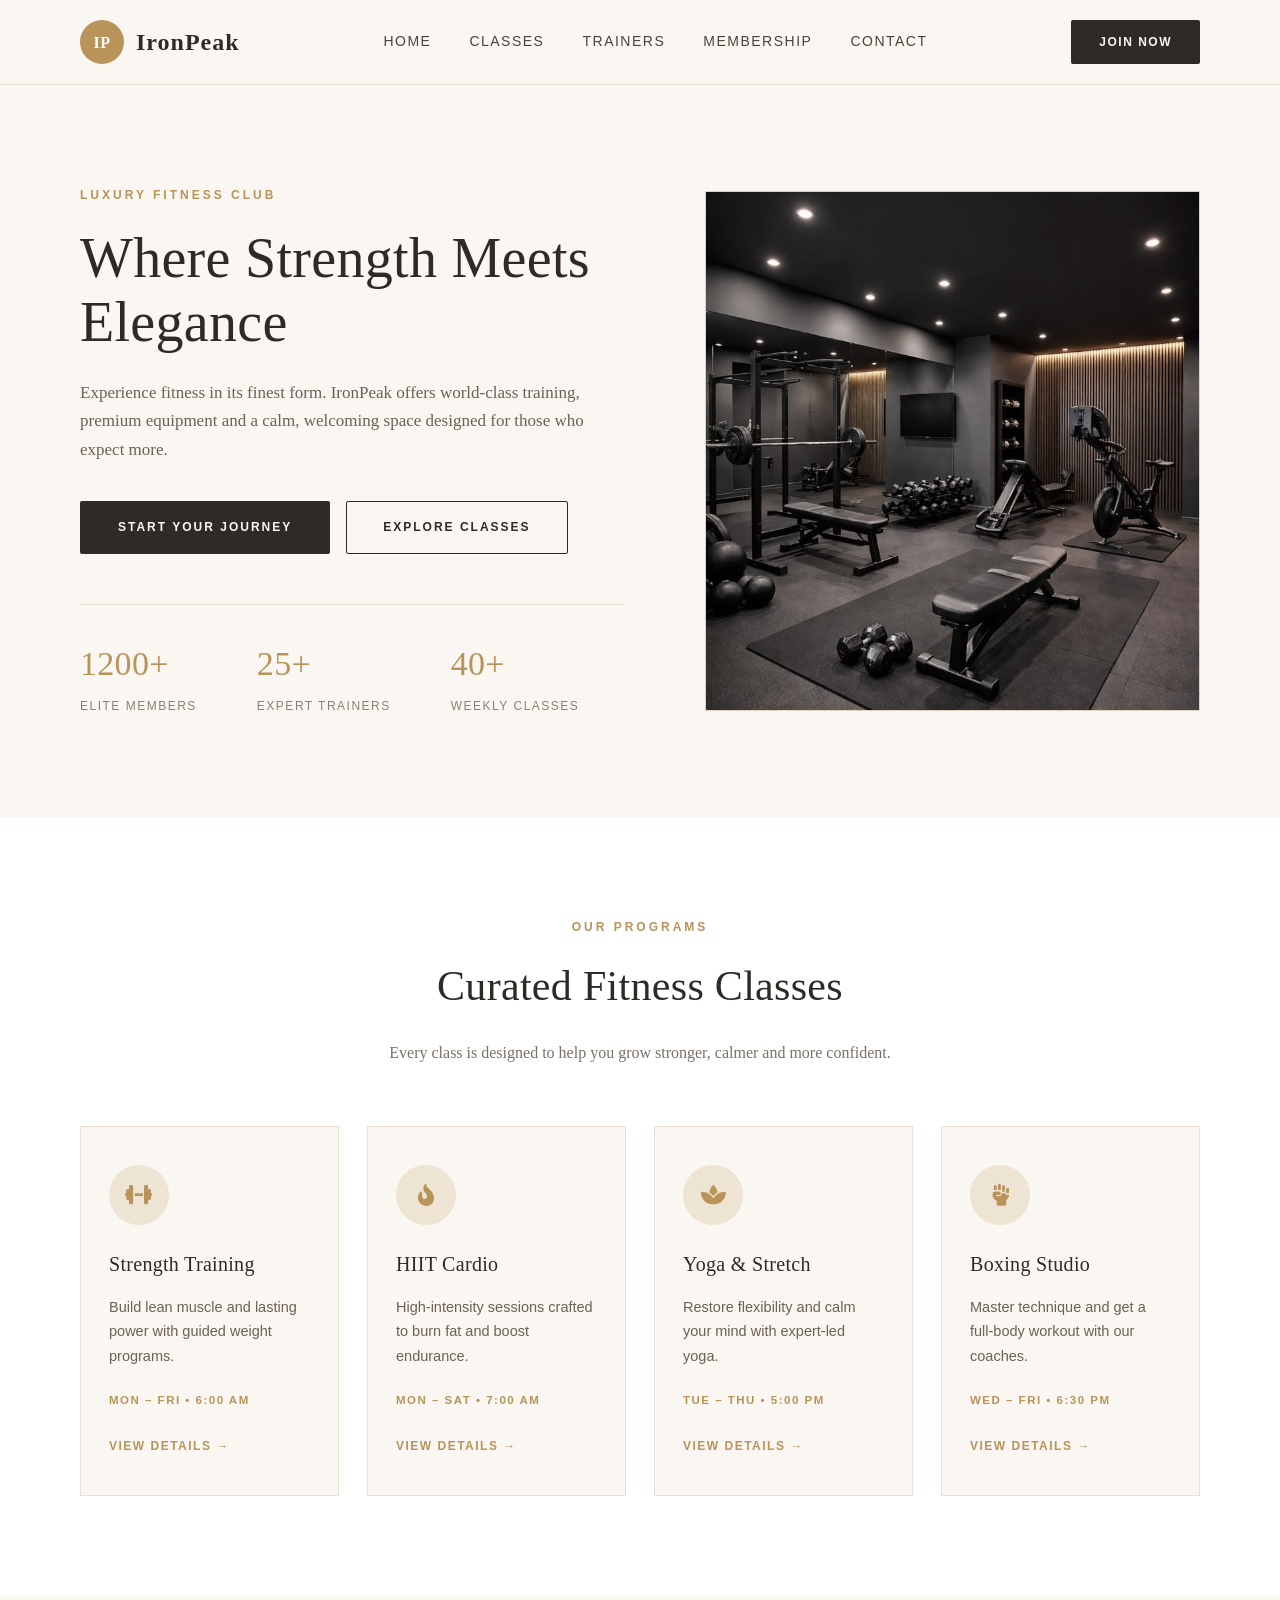
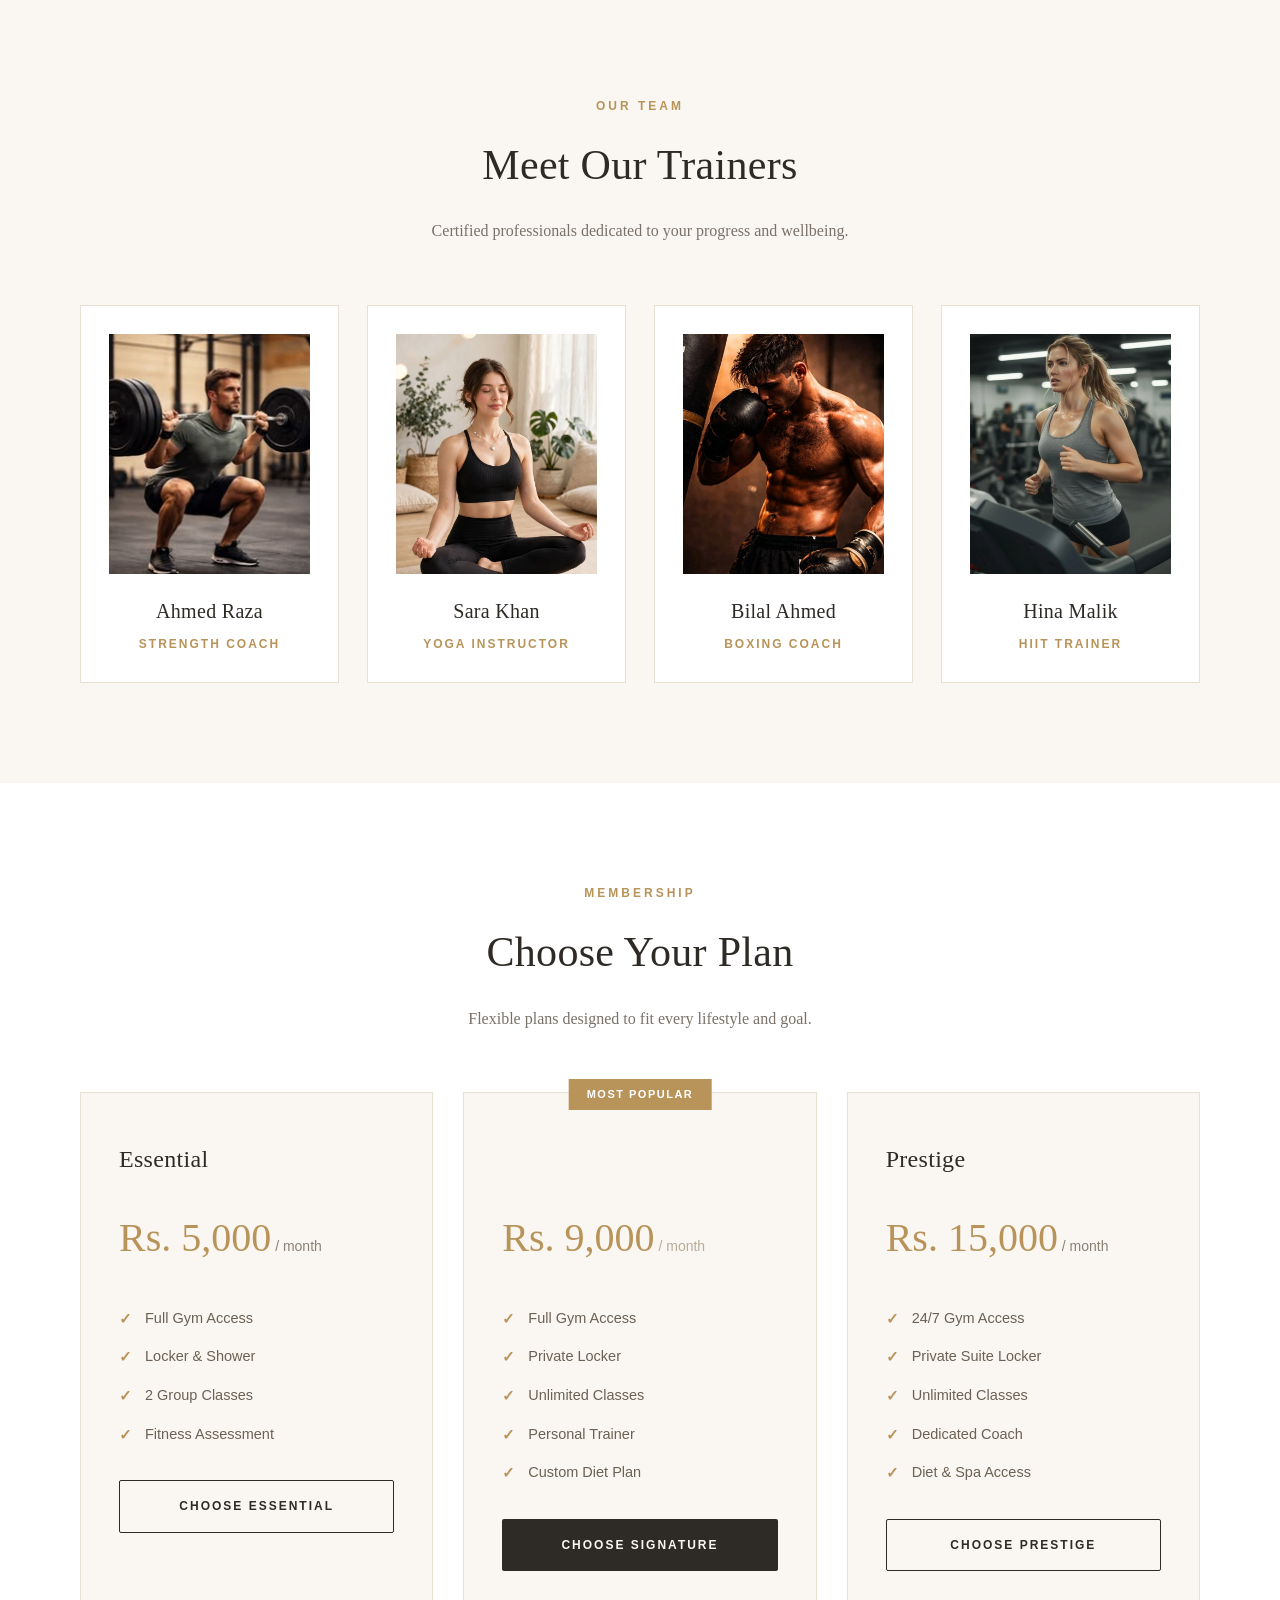
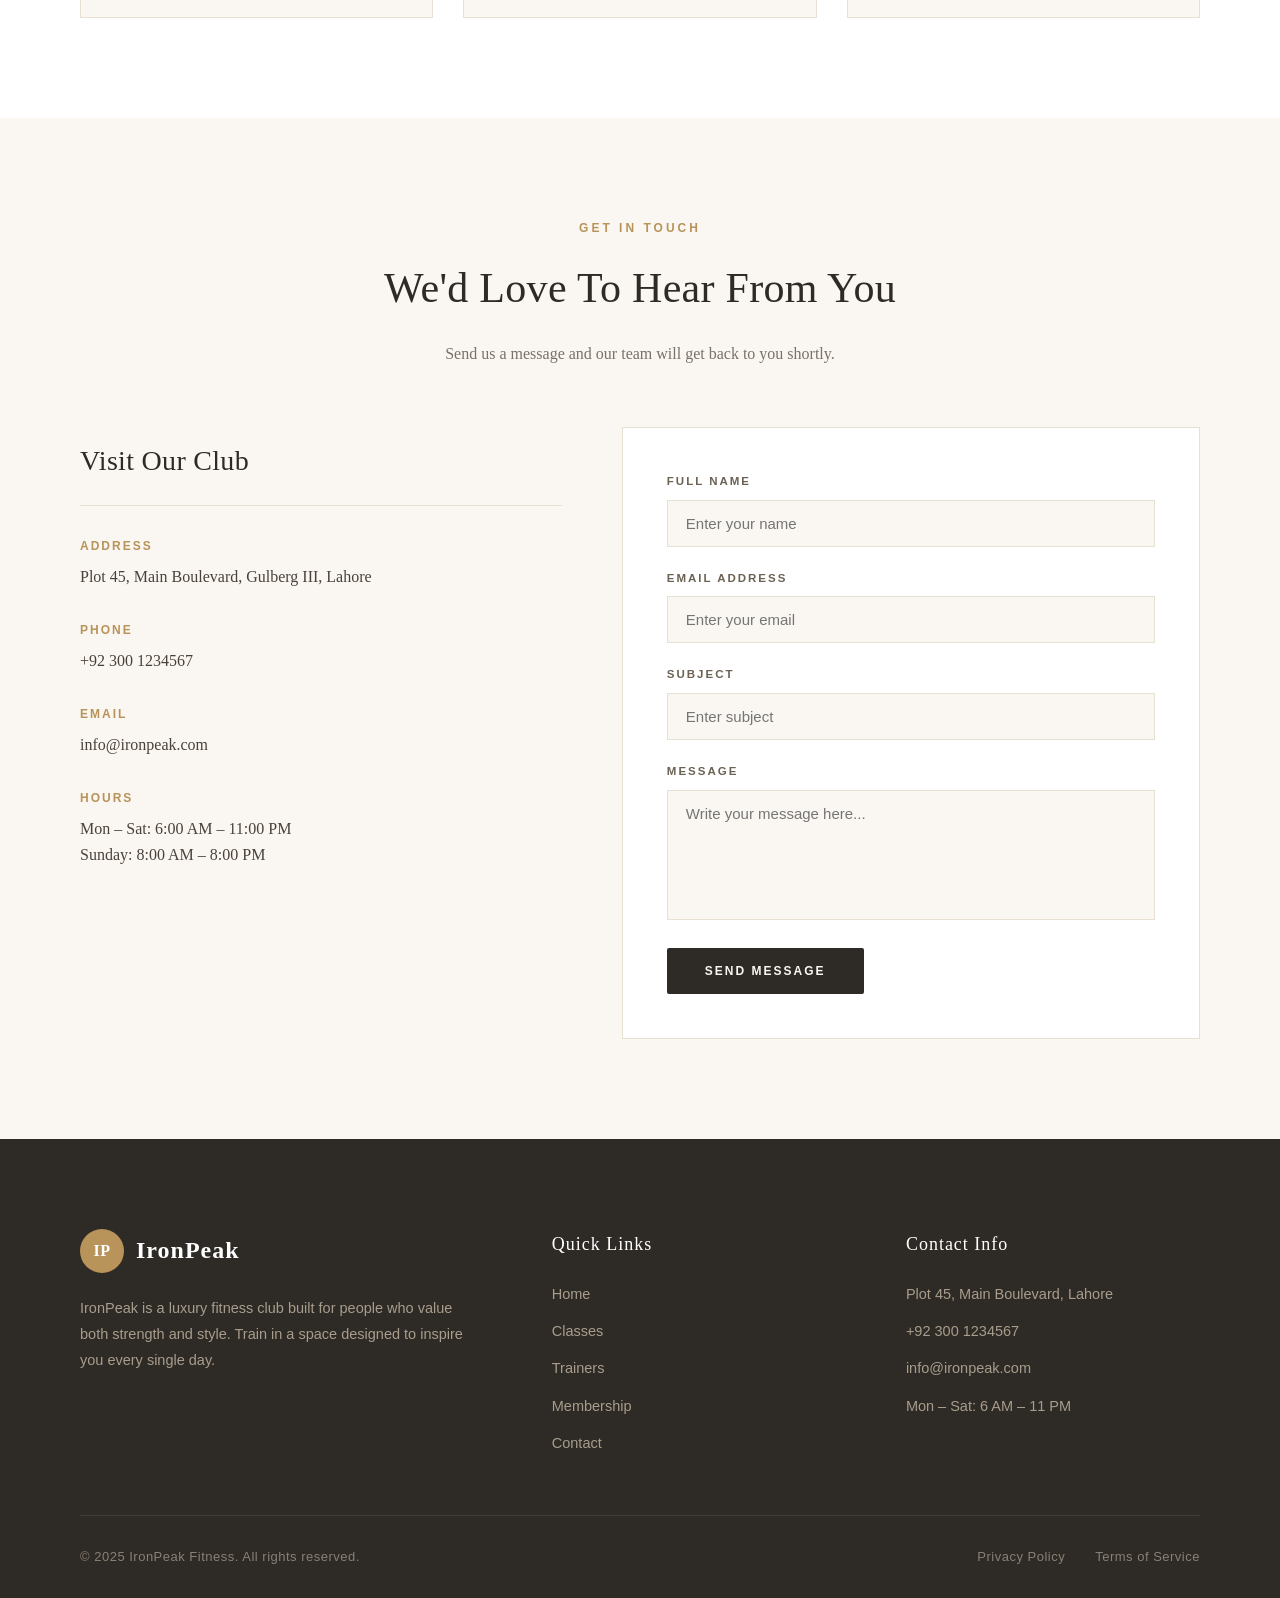
<file: index.html>
<!doctype html>
<html lang="en">
  <head>
    <meta charset="UTF-8" />
    <meta name="viewport" content="width=device-width, initial-scale=1.0" />
    <title>IronPeak — Luxury Fitness Club</title>
    <link
      rel="stylesheet"
      href="https://cdnjs.cloudflare.com/ajax/libs/font-awesome/6.5.1/css/all.min.css"
    />
    <link rel="stylesheet" href="style.css" />
  </head>
  <body>
    <!-- ===== HEADER ===== -->
    <header class="header">
      <div class="container header-inner">
        <a href="index.html" class="logo">
          <div class="logo-mark">IP</div>
          <div class="logo-text">IronPeak</div>
        </a>

        <nav class="nav">
          <a href="index.html">Home</a>
          <a href="#class">Classes</a>
          <a href="#trainers">Trainers</a>
          <a href="#membership">Membership</a>
          <a href="#contact">Contact</a>
        </nav>
        <a href="#membership" class="btn-header">Join Now</a>
      </div>
    </header>

    <!-- ===== HERO SECTION ===== -->
    <section class="hero" id="hero">
      <div class="container hero-inner">
        <div class="hero-text">
          <p class="hero-tag">LUXURY FITNESS CLUB</p>
          <h1>Where Strength Meets Elegance</h1>
          <p class="hero-desc">
            Experience fitness in its finest form. IronPeak offers world-class
            training, premium equipment and a calm, welcoming space designed for
            those who expect more.
          </p>

          <div class="hero-buttons">
            <a href="#membership" class="btn">Start Your Journey</a>
            <a href="#class" class="btn-outline">Explore Classes</a>
          </div>
          <div class="hero-stats">
            <div>
              <h3>1200+</h3>
              <p>Elite Members</p>
            </div>
            <div>
              <h3>25+</h3>
              <p>Expert Trainers</p>
            </div>
            <div>
              <h3>40+</h3>
              <p>Weekly Classes</p>
            </div>
          </div>
        </div>

        <div class="hero-image">
          <img src="img/gym.jpg" alt="Hero Image" />
        </div>
      </div>
    </section>

    <!-- ===== CLASSES SECTION ===== -->
    <section class="classes" id="class">
      <div class="container">
        <div class="section-head">
          <p class="section-tag">OUR PROGRAMS</p>
          <h2>Curated Fitness Classes</h2>
          <p class="section-sub">
            Every class is designed to help you grow stronger, calmer and more
            confident.
          </p>
        </div>

        <div class="class-grid">
          <div class="class-card">
            <div class="class-icon"><i class="fa-solid fa-dumbbell"></i></div>
            <h3>Strength Training</h3>
            <p>
              Build lean muscle and lasting power with guided weight programs.
            </p>
            <p class="class-time">Mon – Fri • 6:00 AM</p>
            <a href="strength-training.html" class="card-link"
              >View Details →</a
            >
          </div>

          <div class="class-card">
            <div class="class-icon">
              <i class="fa-solid fa-fire-flame-curved"></i>
            </div>
            <h3>HIIT Cardio</h3>
            <p>
              High-intensity sessions crafted to burn fat and boost endurance.
            </p>
            <p class="class-time">Mon – Sat • 7:00 AM</p>
            <a href="hiit-cardio.html" class="card-link">View Details →</a>
          </div>

          <div class="class-card">
            <div class="class-icon"><i class="fa-solid fa-spa"></i></div>
            <h3>Yoga &amp; Stretch</h3>
            <p>Restore flexibility and calm your mind with expert-led yoga.</p>
            <p class="class-time">Tue – Thu • 5:00 PM</p>
            <a href="yoga-stretch.html" class="card-link">View Details →</a>
          </div>

          <div class="class-card">
            <div class="class-icon"><i class="fa-solid fa-hand-fist"></i></div>
            <h3>Boxing Studio</h3>
            <p>
              Master technique and get a full-body workout with our coaches.
            </p>
            <p class="class-time">Wed – Fri • 6:30 PM</p>
            <a href="boxing-studio.html" class="card-link">View Details →</a>
          </div>
        </div>
      </div>
    </section>

    <!-- ===== TRAINERS SECTION ===== -->
    <section class="trainers" id="trainers">
      <div class="container">
        <div class="section-head">
          <p class="section-tag">OUR TEAM</p>
          <h2>Meet Our Trainers</h2>
          <p class="section-sub">
            Certified professionals dedicated to your progress and wellbeing.
          </p>
        </div>

        <div class="trainer-grid">
          <div class="trainer-card">
            <div class="trainer-photo">
              <img src="img/trainer1.jpg" alt="trainer" />
            </div>
            <h3>Ahmed Raza</h3>
            <p>Strength Coach</p>
          </div>

          <div class="trainer-card">
            <div class="trainer-photo">
              <img src="img/trainer2.jpg" alt="trainer" />
            </div>
            <h3>Sara Khan</h3>
            <p>Yoga Instructor</p>
          </div>

          <div class="trainer-card">
            <div class="trainer-photo">
              <img src="img/trainer3.jpg" alt="trainer" />
            </div>
            <h3>Bilal Ahmed</h3>
            <p>Boxing Coach</p>
          </div>

          <div class="trainer-card">
            <div class="trainer-photo">
              <img src="img/trainer4.jpg" alt="trainer" />
            </div>
            <h3>Hina Malik</h3>
            <p>HIIT Trainer</p>
          </div>
        </div>
      </div>
    </section>

    <!-- ===== MEMBERSHIP SECTION ===== -->
    <section class="membership" id="membership">
      <div class="container">
        <div class="section-head">
          <p class="section-tag">MEMBERSHIP</p>
          <h2>Choose Your Plan</h2>
          <p class="section-sub">
            Flexible plans designed to fit every lifestyle and goal.
          </p>
        </div>

        <div class="plan-grid">
          <div class="plan-card">
            <h3>Essential</h3>
            <p class="plan-price">Rs. 5,000<span> / month</span></p>
            <ul class="plan-list">
              <li>Full Gym Access</li>
              <li>Locker &amp; Shower</li>
              <li>2 Group Classes</li>
              <li>Fitness Assessment</li>
            </ul>
            <a href="essential-plan.html" class="btn-outline"
              >Choose Essential</a
            >
          </div>

          <div class="plan-card featured">
            <p class="plan-tag">MOST POPULAR</p>
            <h3>Signature</h3>
            <p class="plan-price">Rs. 9,000<span> / month</span></p>
            <ul class="plan-list">
              <li>Full Gym Access</li>
              <li>Private Locker</li>
              <li>Unlimited Classes</li>
              <li>Personal Trainer</li>
              <li>Custom Diet Plan</li>
            </ul>
            <a href="signature-plan.html" class="btn">Choose Signature</a>
          </div>

          <div class="plan-card">
            <h3>Prestige</h3>
            <p class="plan-price">Rs. 15,000<span> / month</span></p>
            <ul class="plan-list">
              <li>24/7 Gym Access</li>
              <li>Private Suite Locker</li>
              <li>Unlimited Classes</li>
              <li>Dedicated Coach</li>
              <li>Diet &amp; Spa Access</li>
            </ul>
            <a href="prestige-plan.html" class="btn-outline"
              >Choose Prestige</a>
            
          </div>
        </div>
      </div>
    </section>

    <!-- ===== CONTACT SECTION ===== -->
    <section class="contact" id="contact">
      <div class="container">
        <div class="section-head">
          <p class="section-tag">GET IN TOUCH</p>
          <h2>We'd Love To Hear From You</h2>
          <p class="section-sub">
            Send us a message and our team will get back to you shortly.
          </p>
        </div>

        <div class="contact-grid">
          <div class="contact-info">
            <h3>Visit Our Club</h3>

            <div class="info-item">
              <strong>Address</strong>
              <p>Plot 45, Main Boulevard, Gulberg III, Lahore</p>
            </div>

            <div class="info-item">
              <strong>Phone</strong>
              <p>+92 300 1234567</p>
            </div>

            <div class="info-item">
              <strong>Email</strong>
              <p>info@ironpeak.com</p>
            </div>

            <div class="info-item">
              <strong>Hours</strong>
              <p>Mon – Sat: 6:00 AM – 11:00 PM</p>
              <p>Sunday: 8:00 AM – 8:00 PM</p>
            </div>
          </div>

          <form class="contact-form">
            <div class="form-group">
              <label>Full Name</label>
              <input type="text" placeholder="Enter your name" required />
            </div>

            <div class="form-group">
              <label>Email Address</label>
              <input type="email" placeholder="Enter your email" required />
            </div>

            <div class="form-group">
              <label>Subject</label>
              <input type="text" placeholder="Enter subject" required />
            </div>

            <div class="form-group">
              <label>Message</label>
              <textarea
                placeholder="Write your message here..."
                required
              ></textarea>
            </div>

            <button type="submit" class="btn">Send Message</button>
          </form>
        </div>
      </div>
    </section>

    <!-- ===== FOOTER ===== -->
    <footer class="footer">
      <div class="container">
        <div class="footer-grid">
          <!-- Column 1 -->
          <div class="footer-col">
            <a href="#" class="logo footer-logo">
              <div class="logo-mark">IP</div>
              <div class="logo-text">IronPeak</div>
            </a>
            <p class="footer-about">
              IronPeak is a luxury fitness club built for people who value both
              strength and style. Train in a space designed to inspire you every
              single day.
            </p>
          </div>

          <!-- Column 2 -->
          <div class="footer-col">
            <h4>Quick Links</h4>
            <ul class="footer-list">
              <li><a href="#hero">Home</a></li>
              <li><a href="#class">Classes</a></li>
              <li><a href="#trainers">Trainers</a></li>
              <li><a href="#membership">Membership</a></li>
              <li><a href="#contact">Contact</a></li>
            </ul>
          </div>

          <!-- Column 3 -->
          <div class="footer-col">
            <h4>Contact Info</h4>
            <ul class="footer-list">
              <li>Plot 45, Main Boulevard, Lahore</li>
              <li>+92 300 1234567</li>
              <li>info@ironpeak.com</li>
              <li>Mon – Sat: 6 AM – 11 PM</li>
            </ul>
          </div>
        </div>

        <div class="footer-bottom">
          <p>© 2025 IronPeak Fitness. All rights reserved.</p>
          <div class="footer-bottom-links">
            <a href="#">Privacy Policy</a>
            <a href="#">Terms of Service</a>
          </div>
        </div>
      </div>
    </footer>
  </body>
</html>
</file>
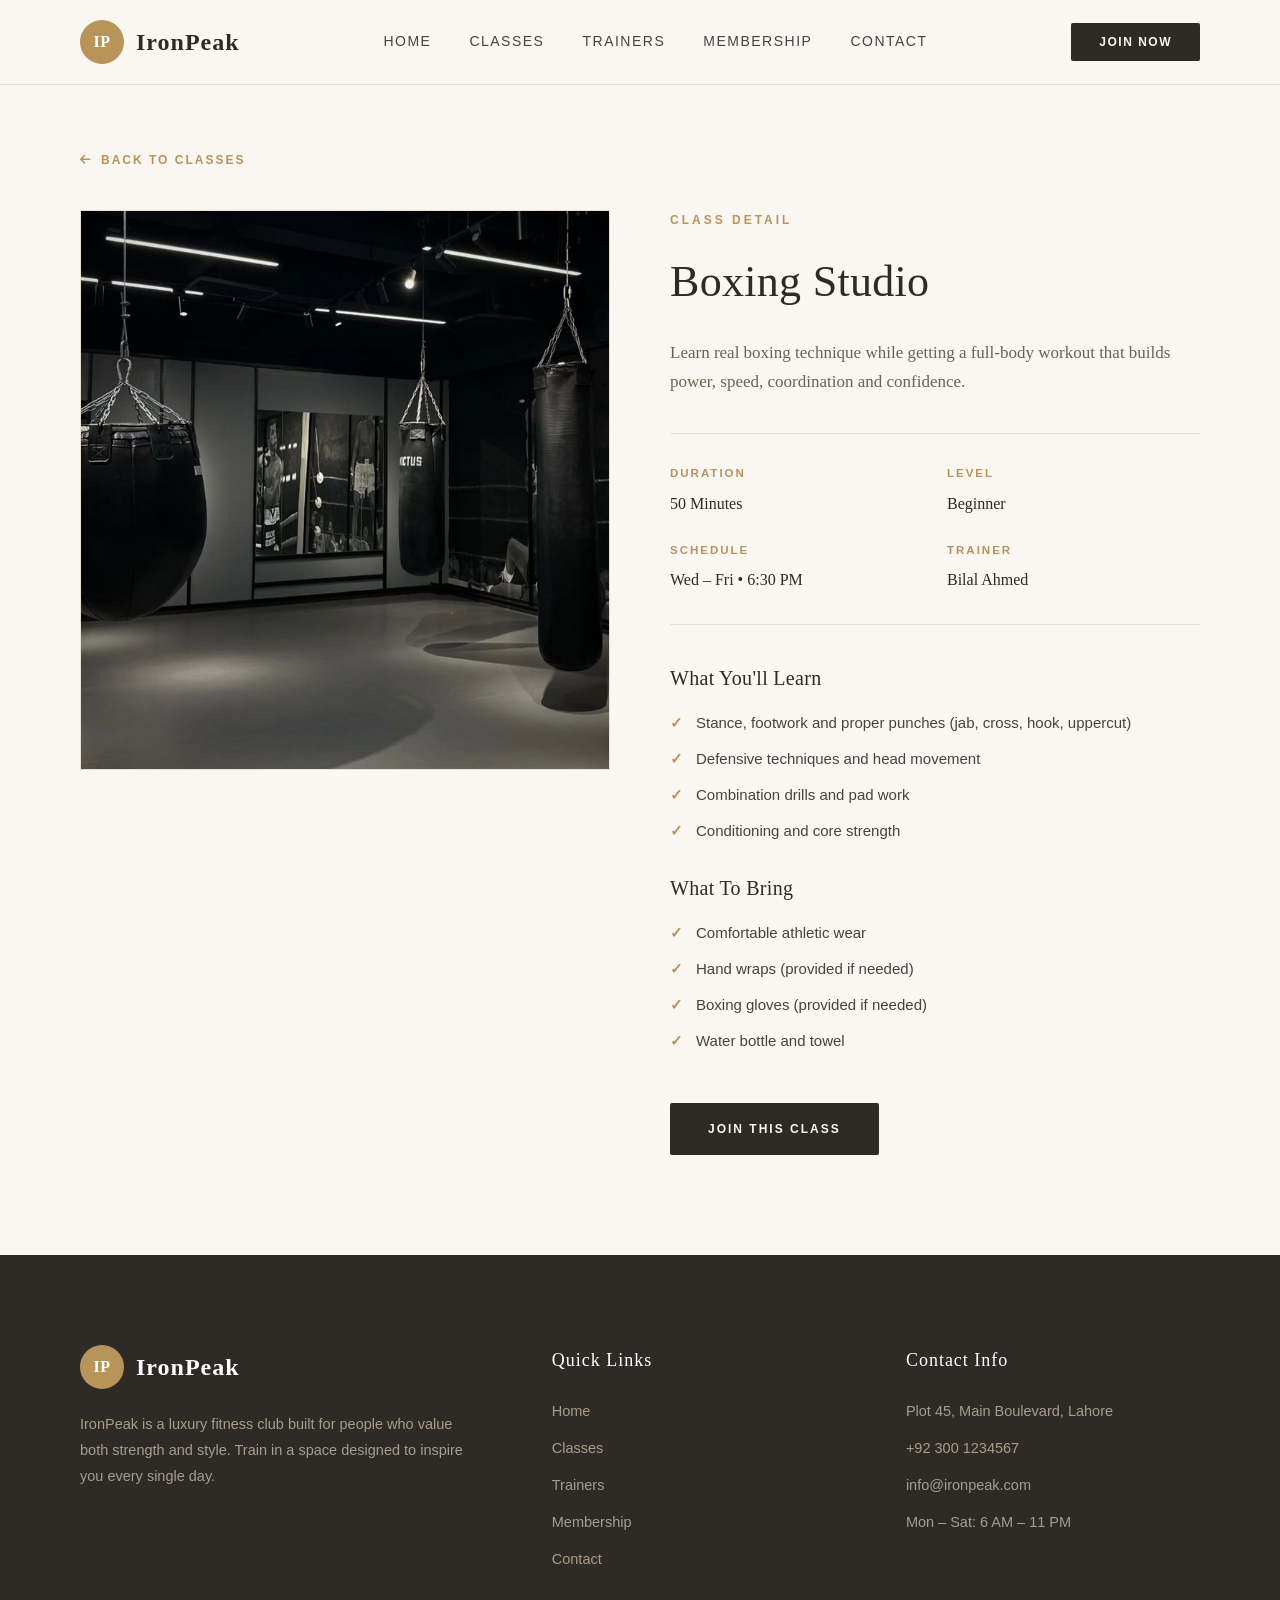
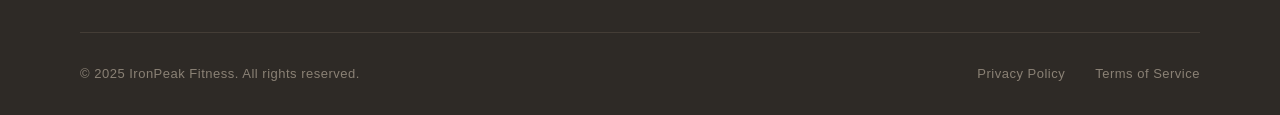
<file: boxing-studio.html>
<!DOCTYPE html>
<html lang="en">
<head>
    <meta charset="UTF-8">
    <meta name="viewport" content="width=device-width, initial-scale=1.0">
    <title>Strength Training — IronPeak Fitness</title>
    <link rel="stylesheet" href="https://cdnjs.cloudflare.com/ajax/libs/font-awesome/6.5.1/css/all.min.css">
    <link rel="stylesheet" href="style.css">
</head>
<body>

    <!-- ===== HEADER ===== -->
    <header class="header">
        <div class="container header-inner">
            <a href="index.html" class="logo">
                <div class="logo-mark">IP</div>
                <div class="logo-text">IronPeak</div>
            </a>
            <nav class="nav">
                <a href="index.html">Home</a>
                <a href="index.html#class">Classes</a>
                <a href="index.html#trainers">Trainers</a>
                <a href="index.html#membership">Membership</a>
                <a href="index.html#contact">Contact</a>
            </nav>
            <button class="btn-header">Join Now</button>
        </div>
    </header>
<section class="class-detail-page">
    <div class="container">

        <a href="index.html#class" class="back-link">
            <i class="fa-solid fa-arrow-left"></i> Back to Classes
        </a>

        <div class="class-detail-grid">

            <div class="class-detail-image">
                <img src="img/boxing.jpg" alt="Boxing Studio">
            </div>

            <div class="class-detail-info">
                <p class="section-tag">CLASS DETAIL</p>
                <h1>Boxing Studio</h1>
                <p class="class-detail-lead">
                    Learn real boxing technique while getting a full-body workout that
                    builds power, speed, coordination and confidence.
                </p>

                <div class="class-meta">
                    <div>
                        <strong>Duration</strong>
                        <p>50 Minutes</p>
                    </div>
                    <div>
                        <strong>Level</strong>
                        <p>Beginner</p>
                    </div>
                    <div>
                        <strong>Schedule</strong>
                        <p>Wed – Fri • 6:30 PM</p>
                    </div>
                    <div>
                        <strong>Trainer</strong>
                        <p>Bilal Ahmed</p>
                    </div>
                </div>

                <h3>What You'll Learn</h3>
                <ul class="class-points">
                    <li>Stance, footwork and proper punches (jab, cross, hook, uppercut)</li>
                    <li>Defensive techniques and head movement</li>
                    <li>Combination drills and pad work</li>
                    <li>Conditioning and core strength</li>
                </ul>

                <h3>What To Bring</h3>
                <ul class="class-points">
                    <li>Comfortable athletic wear</li>
                    <li>Hand wraps (provided if needed)</li>
                    <li>Boxing gloves (provided if needed)</li>
                    <li>Water bottle and towel</li>
                </ul>

                <a href="index.html#membership" class="btn">Join This Class</a>
            </div>

        </div>
    </div>
</section>
    <!-- ===== FOOTER ===== -->
    <footer class="footer">
        <div class="container">
            <div class="footer-grid">
                <div class="footer-col">
                    <a href="index.html" class="logo footer-logo">
                        <div class="logo-mark">IP</div>
                        <div class="logo-text">IronPeak</div>
                    </a>
                    <p class="footer-about">
                        IronPeak is a luxury fitness club built for people who value both strength and style.
                        Train in a space designed to inspire you every single day.
                    </p>
                </div>
                <div class="footer-col">
                    <h4>Quick Links</h4>
                    <ul class="footer-list">
                        <li><a href="index.html">Home</a></li>
                        <li><a href="index.html#class">Classes</a></li>
                        <li><a href="index.html#trainers">Trainers</a></li>
                        <li><a href="index.html#membership">Membership</a></li>
                        <li><a href="index.html#contact">Contact</a></li>
                    </ul>
                </div>
                <div class="footer-col">
                    <h4>Contact Info</h4>
                    <ul class="footer-list">
                        <li>Plot 45, Main Boulevard, Lahore</li>
                        <li>+92 300 1234567</li>
                        <li>info@ironpeak.com</li>
                        <li>Mon – Sat: 6 AM – 11 PM</li>
                    </ul>
                </div>
            </div>
            <div class="footer-bottom">
                <p>© 2025 IronPeak Fitness. All rights reserved.</p>
                <div class="footer-bottom-links">
                    <a href="#">Privacy Policy</a>
                    <a href="#">Terms of Service</a>
                </div>
            </div>
        </div>
    </footer>

</body>
</html>
</file>
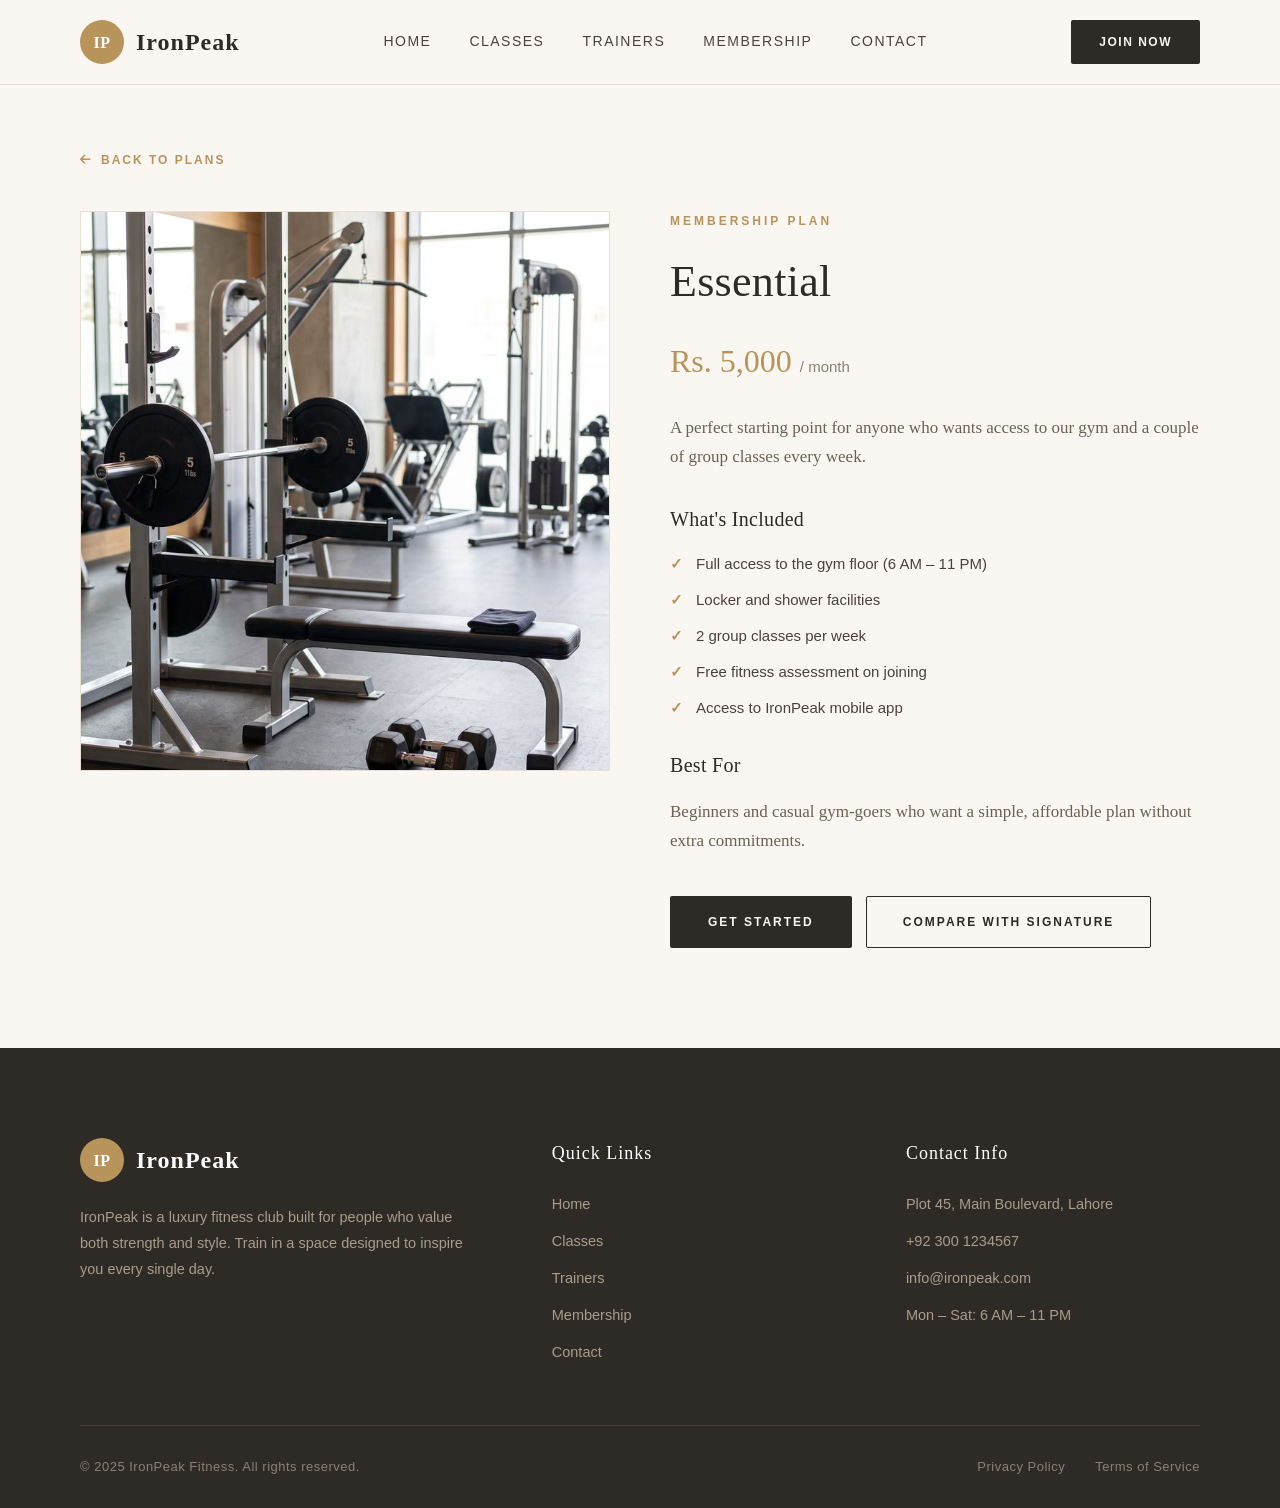
<file: essential-plan.html>
<!DOCTYPE html>
<html lang="en">
<head>
    <meta charset="UTF-8">
    <meta name="viewport" content="width=device-width, initial-scale=1.0">
    <title>Essential Plan — IronPeak Fitness</title>
    <link rel="stylesheet" href="https://cdnjs.cloudflare.com/ajax/libs/font-awesome/6.5.1/css/all.min.css">
    <link rel="stylesheet" href="style.css">
</head>
<body>

    <!-- ===== HEADER ===== -->
    <header class="header">
        <div class="container header-inner">
            <a href="index.html" class="logo">
                <div class="logo-mark">IP</div>
                <div class="logo-text">IronPeak</div>
            </a>
            <nav class="nav">
                <a href="index.html">Home</a>
                <a href="index.html#class">Classes</a>
                <a href="index.html#trainers">Trainers</a>
                <a href="index.html#membership">Membership</a>
                <a href="index.html#contact">Contact</a>
            </nav>
            <a href="index.html#membership" class="btn-header">Join Now</a>
        </div>
    </header>

    <!-- ===== PLAN DETAIL ===== -->
    <section class="plan-detail-page">
        <div class="container">

            <a href="index.html#membership" class="back-link">
                <i class="fa-solid fa-arrow-left"></i> Back to Plans
            </a>

            <div class="plan-detail-grid">

                <div class="plan-detail-image">
                    <img src="img/essential.jpg" alt="Essential Plan">
                </div>

                <div class="plan-detail-info">
                    <p class="section-tag">MEMBERSHIP PLAN</p>
                    <h1>Essential</h1>
                    <p class="plan-detail-price">Rs. 5,000 <span>/ month</span></p>

                    <p class="plan-detail-lead">
                        A perfect starting point for anyone who wants access to our gym
                        and a couple of group classes every week.
                    </p>

                    <h3>What's Included</h3>
                    <ul class="plan-features">
                        <li>Full access to the gym floor (6 AM – 11 PM)</li>
                        <li>Locker and shower facilities</li>
                        <li>2 group classes per week</li>
                        <li>Free fitness assessment on joining</li>
                        <li>Access to IronPeak mobile app</li>
                    </ul>

                    <h3>Best For</h3>
                    <p class="plan-detail-lead">
                        Beginners and casual gym-goers who want a simple, affordable plan
                        without extra commitments.
                    </p>

                    <div class="plan-detail-actions">
                        <a href="index.html#contact" class="btn">Get Started</a>
                        <a href="signature-plan.html" class="btn-outline">Compare with Signature</a>
                    </div>
                </div>

            </div>
        </div>
    </section>

    <!-- ===== FOOTER ===== -->
    <footer class="footer">
        <div class="container">
            <div class="footer-grid">
                <div class="footer-col">
                    <a href="index.html" class="logo footer-logo">
                        <div class="logo-mark">IP</div>
                        <div class="logo-text">IronPeak</div>
                    </a>
                    <p class="footer-about">
                        IronPeak is a luxury fitness club built for people who value both strength and style.
                        Train in a space designed to inspire you every single day.
                    </p>
                </div>
                <div class="footer-col">
                    <h4>Quick Links</h4>
                    <ul class="footer-list">
                        <li><a href="index.html">Home</a></li>
                        <li><a href="index.html#class">Classes</a></li>
                        <li><a href="index.html#trainers">Trainers</a></li>
                        <li><a href="index.html#membership">Membership</a></li>
                        <li><a href="index.html#contact">Contact</a></li>
                    </ul>
                </div>
                <div class="footer-col">
                    <h4>Contact Info</h4>
                    <ul class="footer-list">
                        <li>Plot 45, Main Boulevard, Lahore</li>
                        <li>+92 300 1234567</li>
                        <li>info@ironpeak.com</li>
                        <li>Mon – Sat: 6 AM – 11 PM</li>
                    </ul>
                </div>
            </div>
            <div class="footer-bottom">
                <p>© 2025 IronPeak Fitness. All rights reserved.</p>
                <div class="footer-bottom-links">
                    <a href="#">Privacy Policy</a>
                    <a href="#">Terms of Service</a>
                </div>
            </div>
        </div>
    </footer>

</body>
</html>
</file>
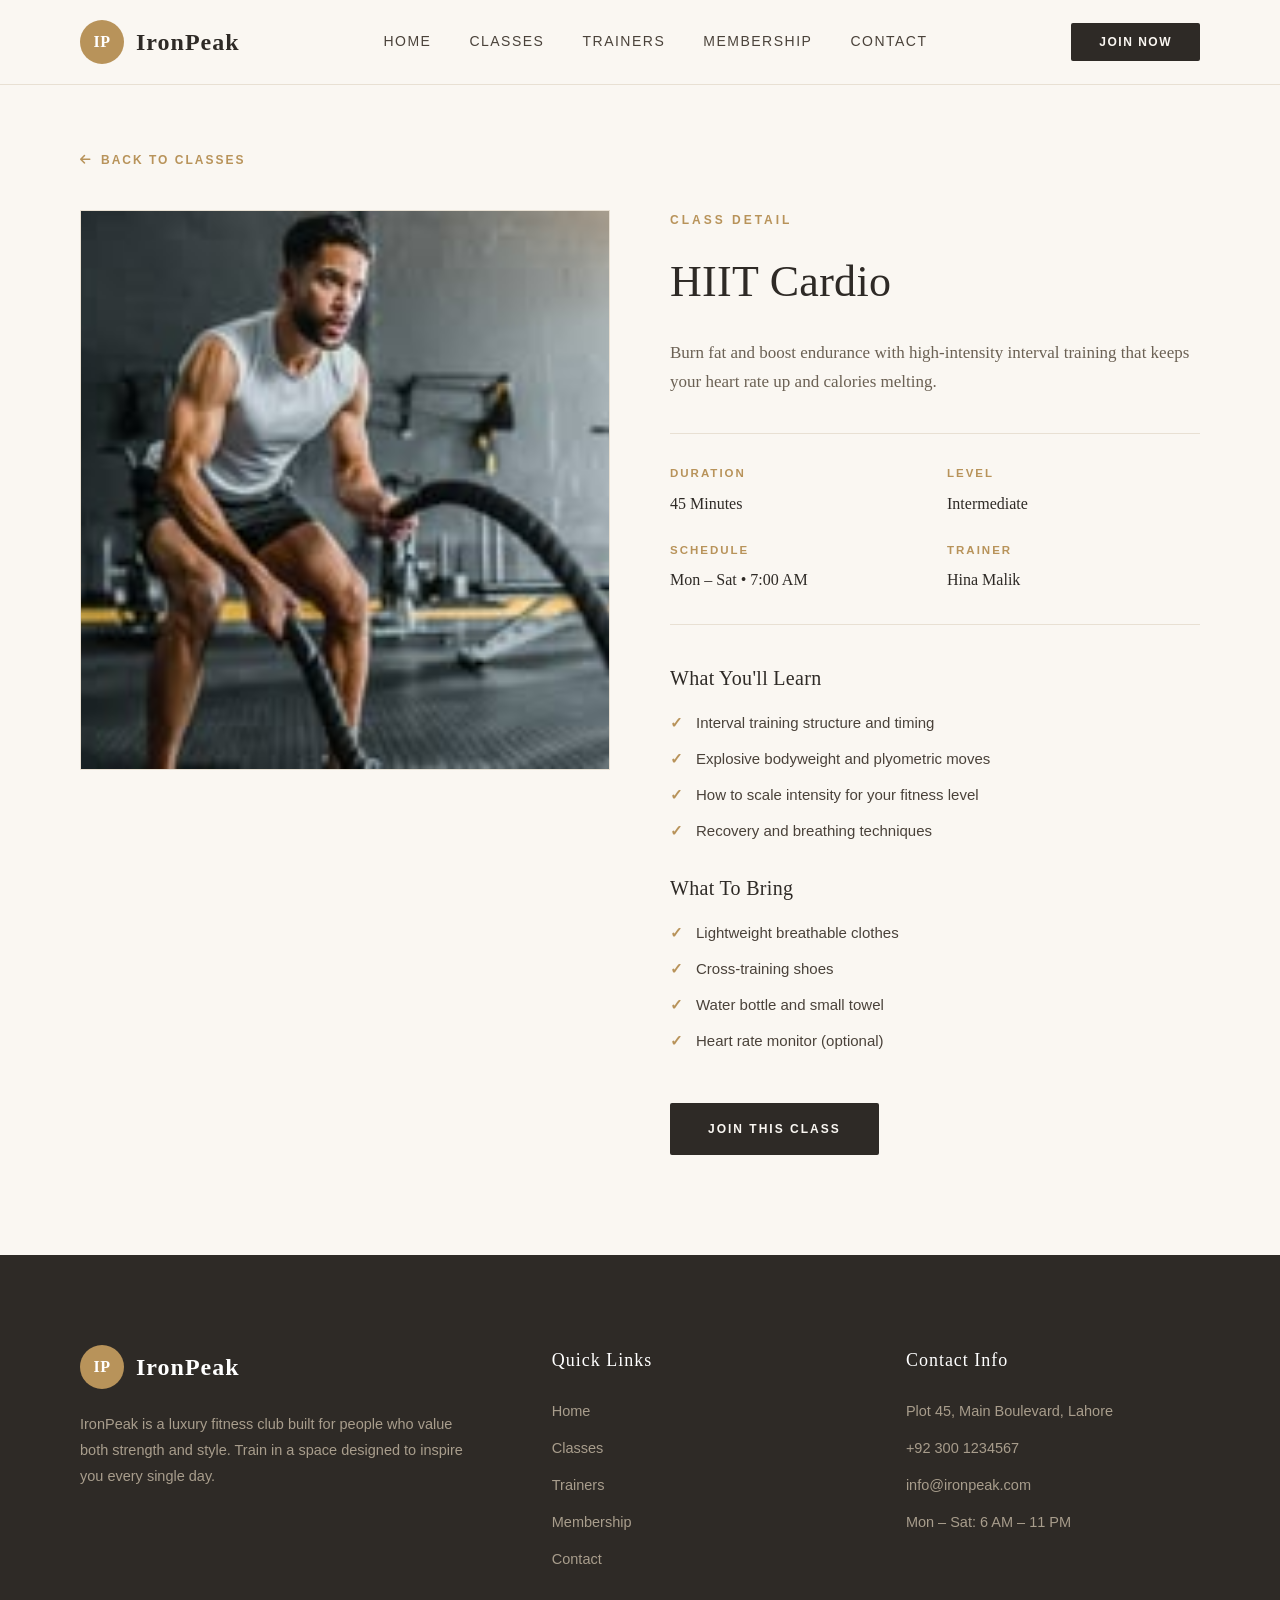
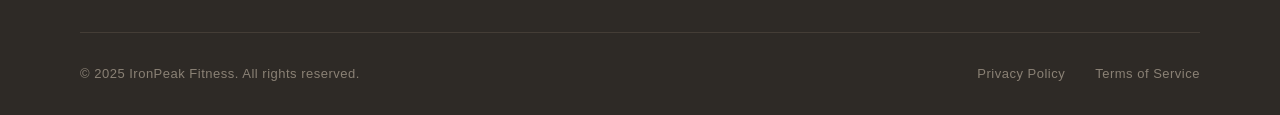
<file: hiit-cardio.html>
<!DOCTYPE html>
<html lang="en">
<head>
    <meta charset="UTF-8">
    <meta name="viewport" content="width=device-width, initial-scale=1.0">
    <title>Strength Training — IronPeak Fitness</title>
    <link rel="stylesheet" href="https://cdnjs.cloudflare.com/ajax/libs/font-awesome/6.5.1/css/all.min.css">
    <link rel="stylesheet" href="style.css">
</head>
<body>

    <!-- ===== HEADER ===== -->
    <header class="header">
        <div class="container header-inner">
            <a href="index.html" class="logo">
                <div class="logo-mark">IP</div>
                <div class="logo-text">IronPeak</div>
            </a>
            <nav class="nav">
                <a href="index.html">Home</a>
                <a href="index.html#class">Classes</a>
                <a href="index.html#trainers">Trainers</a>
                <a href="index.html#membership">Membership</a>
                <a href="index.html#contact">Contact</a>
            </nav>
            <button class="btn-header">Join Now</button>
        </div>
    </header>
<section class="class-detail-page">
    <div class="container">

        <a href="index.html#class" class="back-link">
            <i class="fa-solid fa-arrow-left"></i> Back to Classes
        </a>

        <div class="class-detail-grid">

            <div class="class-detail-image">
                <img src="img/hiit.jpg" alt="HIIT Cardio">
            </div>

            <div class="class-detail-info">
                <p class="section-tag">CLASS DETAIL</p>
                <h1>HIIT Cardio</h1>
                <p class="class-detail-lead">
                    Burn fat and boost endurance with high-intensity interval training
                    that keeps your heart rate up and calories melting.
                </p>

                <div class="class-meta">
                    <div>
                        <strong>Duration</strong>
                        <p>45 Minutes</p>
                    </div>
                    <div>
                        <strong>Level</strong>
                        <p>Intermediate</p>
                    </div>
                    <div>
                        <strong>Schedule</strong>
                        <p>Mon – Sat • 7:00 AM</p>
                    </div>
                    <div>
                        <strong>Trainer</strong>
                        <p>Hina Malik</p>
                    </div>
                </div>

                <h3>What You'll Learn</h3>
                <ul class="class-points">
                    <li>Interval training structure and timing</li>
                    <li>Explosive bodyweight and plyometric moves</li>
                    <li>How to scale intensity for your fitness level</li>
                    <li>Recovery and breathing techniques</li>
                </ul>

                <h3>What To Bring</h3>
                <ul class="class-points">
                    <li>Lightweight breathable clothes</li>
                    <li>Cross-training shoes</li>
                    <li>Water bottle and small towel</li>
                    <li>Heart rate monitor (optional)</li>
                </ul>

                <a href="index.html#membership" class="btn">Join This Class</a>
            </div>

        </div>
    </div>
</section>

    <!-- ===== FOOTER ===== -->
    <footer class="footer">
        <div class="container">
            <div class="footer-grid">
                <div class="footer-col">
                    <a href="index.html" class="logo footer-logo">
                        <div class="logo-mark">IP</div>
                        <div class="logo-text">IronPeak</div>
                    </a>
                    <p class="footer-about">
                        IronPeak is a luxury fitness club built for people who value both strength and style.
                        Train in a space designed to inspire you every single day.
                    </p>
                </div>
                <div class="footer-col">
                    <h4>Quick Links</h4>
                    <ul class="footer-list">
                        <li><a href="index.html">Home</a></li>
                        <li><a href="index.html#class">Classes</a></li>
                        <li><a href="index.html#trainers">Trainers</a></li>
                        <li><a href="index.html#membership">Membership</a></li>
                        <li><a href="index.html#contact">Contact</a></li>
                    </ul>
                </div>
                <div class="footer-col">
                    <h4>Contact Info</h4>
                    <ul class="footer-list">
                        <li>Plot 45, Main Boulevard, Lahore</li>
                        <li>+92 300 1234567</li>
                        <li>info@ironpeak.com</li>
                        <li>Mon – Sat: 6 AM – 11 PM</li>
                    </ul>
                </div>
            </div>
            <div class="footer-bottom">
                <p>© 2025 IronPeak Fitness. All rights reserved.</p>
                <div class="footer-bottom-links">
                    <a href="#">Privacy Policy</a>
                    <a href="#">Terms of Service</a>
                </div>
            </div>
        </div>
    </footer>

</body>
</html>
</file>
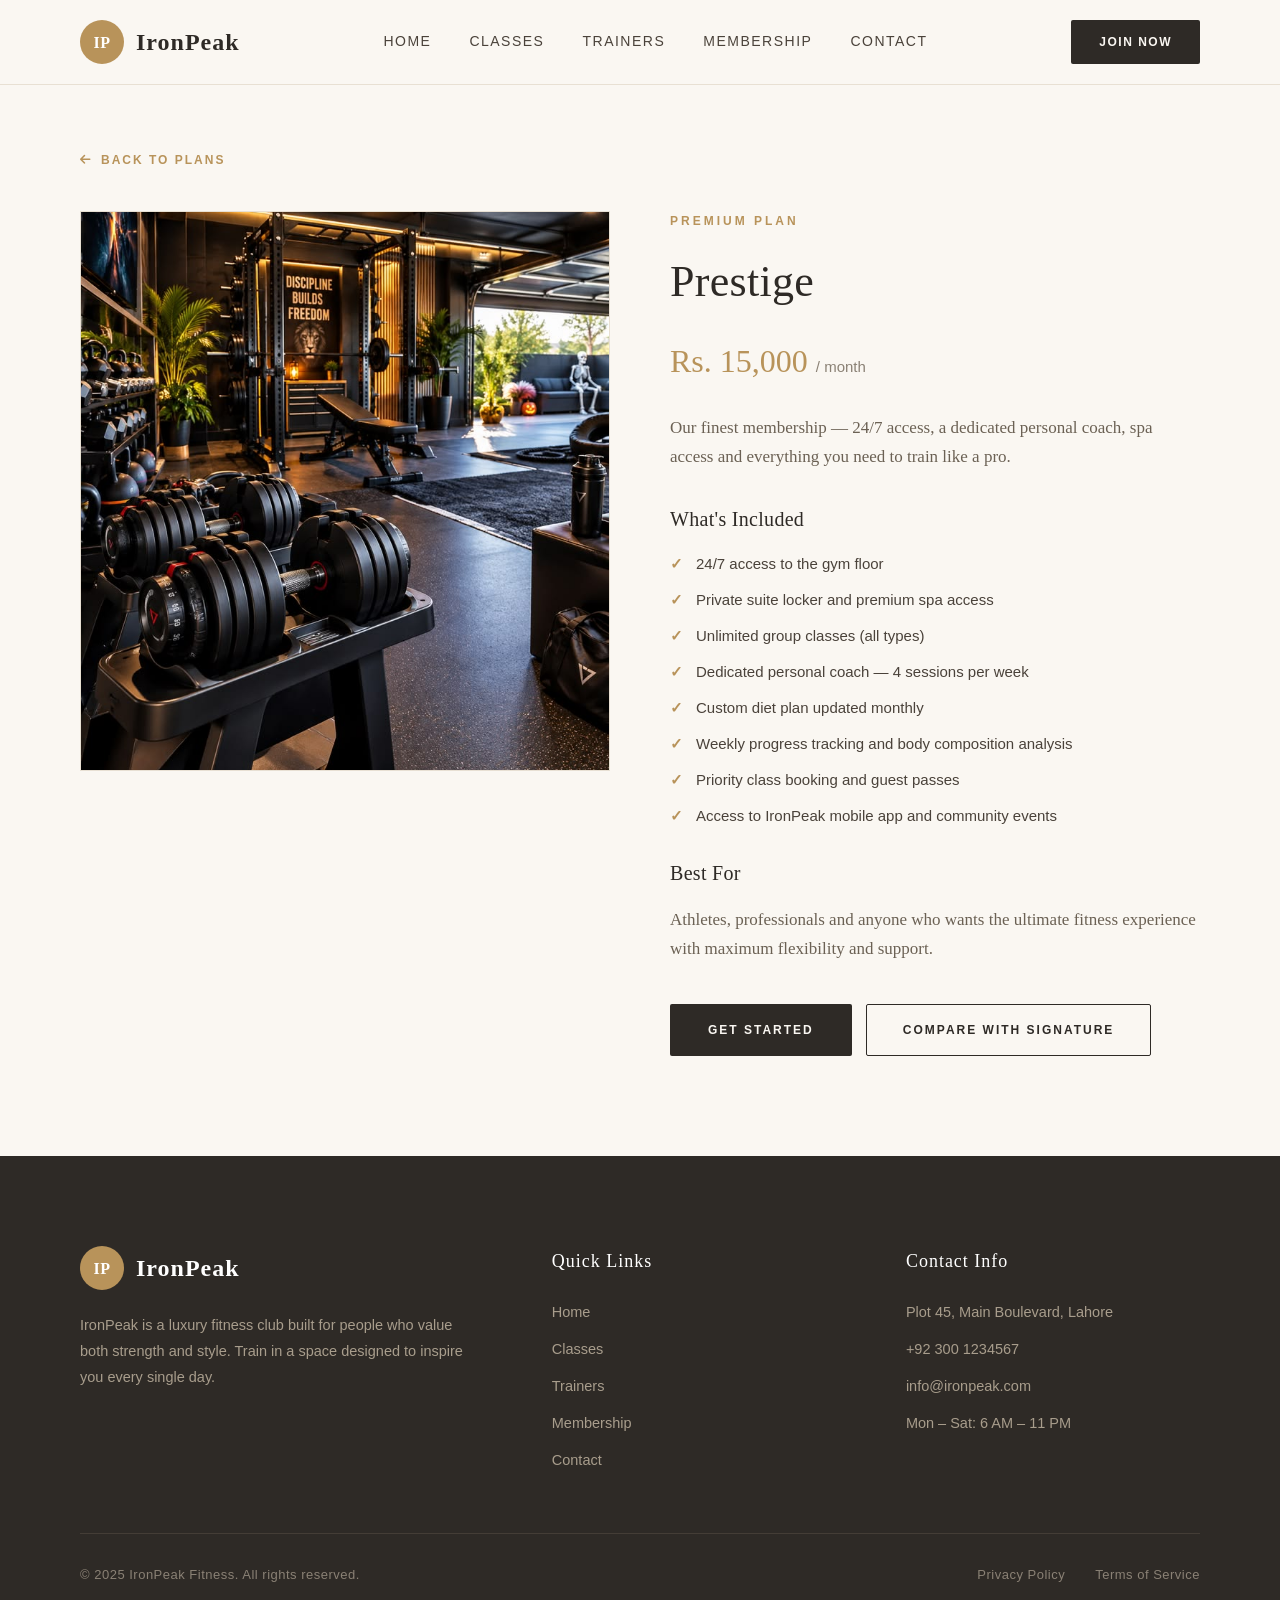
<file: prestige-plan.html>
<!DOCTYPE html>
<html lang="en">
<head>
    <meta charset="UTF-8">
    <meta name="viewport" content="width=device-width, initial-scale=1.0">
    <title>Essential Plan — IronPeak Fitness</title>
    <link rel="stylesheet" href="https://cdnjs.cloudflare.com/ajax/libs/font-awesome/6.5.1/css/all.min.css">
    <link rel="stylesheet" href="style.css">
</head>
<body>

    <!-- ===== HEADER ===== -->
    <header class="header">
        <div class="container header-inner">
            <a href="index.html" class="logo">
                <div class="logo-mark">IP</div>
                <div class="logo-text">IronPeak</div>
            </a>
            <nav class="nav">
                <a href="index.html">Home</a>
                <a href="index.html#class">Classes</a>
                <a href="index.html#trainers">Trainers</a>
                <a href="index.html#membership">Membership</a>
                <a href="index.html#contact">Contact</a>
            </nav>
            <a href="index.html#membership" class="btn-header">Join Now</a>
        </div>
    </header>

    <!-- ===== PLAN DETAIL ===== -->
<section class="plan-detail-page">
    <div class="container">

        <a href="index.html#membership" class="back-link">
            <i class="fa-solid fa-arrow-left"></i> Back to Plans
        </a>

        <div class="plan-detail-grid">

            <div class="plan-detail-image">
                <img src="img/prestige.jpg" alt="Prestige Plan">
            </div>

            <div class="plan-detail-info">
                <p class="section-tag">PREMIUM PLAN</p>
                <h1>Prestige</h1>
                <p class="plan-detail-price">Rs. 15,000 <span>/ month</span></p>

                <p class="plan-detail-lead">
                    Our finest membership — 24/7 access, a dedicated personal coach,
                    spa access and everything you need to train like a pro.
                </p>

                <h3>What's Included</h3>
                <ul class="plan-features">
                    <li>24/7 access to the gym floor</li>
                    <li>Private suite locker and premium spa access</li>
                    <li>Unlimited group classes (all types)</li>
                    <li>Dedicated personal coach — 4 sessions per week</li>
                    <li>Custom diet plan updated monthly</li>
                    <li>Weekly progress tracking and body composition analysis</li>
                    <li>Priority class booking and guest passes</li>
                    <li>Access to IronPeak mobile app and community events</li>
                </ul>

                <h3>Best For</h3>
                <p class="plan-detail-lead">
                    Athletes, professionals and anyone who wants the ultimate
                    fitness experience with maximum flexibility and support.
                </p>

                <div class="plan-detail-actions">
                    <a href="index.html#contact" class="btn">Get Started</a>
                    <a href="signature-plan.html" class="btn-outline">Compare with Signature</a>
                </div>
            </div>

        </div>
    </div>
</section>

    <!-- ===== FOOTER ===== -->
    <footer class="footer">
        <div class="container">
            <div class="footer-grid">
                <div class="footer-col">
                    <a href="index.html" class="logo footer-logo">
                        <div class="logo-mark">IP</div>
                        <div class="logo-text">IronPeak</div>
                    </a>
                    <p class="footer-about">
                        IronPeak is a luxury fitness club built for people who value both strength and style.
                        Train in a space designed to inspire you every single day.
                    </p>
                </div>
                <div class="footer-col">
                    <h4>Quick Links</h4>
                    <ul class="footer-list">
                        <li><a href="index.html">Home</a></li>
                        <li><a href="index.html#class">Classes</a></li>
                        <li><a href="index.html#trainers">Trainers</a></li>
                        <li><a href="index.html#membership">Membership</a></li>
                        <li><a href="index.html#contact">Contact</a></li>
                    </ul>
                </div>
                <div class="footer-col">
                    <h4>Contact Info</h4>
                    <ul class="footer-list">
                        <li>Plot 45, Main Boulevard, Lahore</li>
                        <li>+92 300 1234567</li>
                        <li>info@ironpeak.com</li>
                        <li>Mon – Sat: 6 AM – 11 PM</li>
                    </ul>
                </div>
            </div>
            <div class="footer-bottom">
                <p>© 2025 IronPeak Fitness. All rights reserved.</p>
                <div class="footer-bottom-links">
                    <a href="#">Privacy Policy</a>
                    <a href="#">Terms of Service</a>
                </div>
            </div>
        </div>
    </footer>

</body>
</html>
</file>
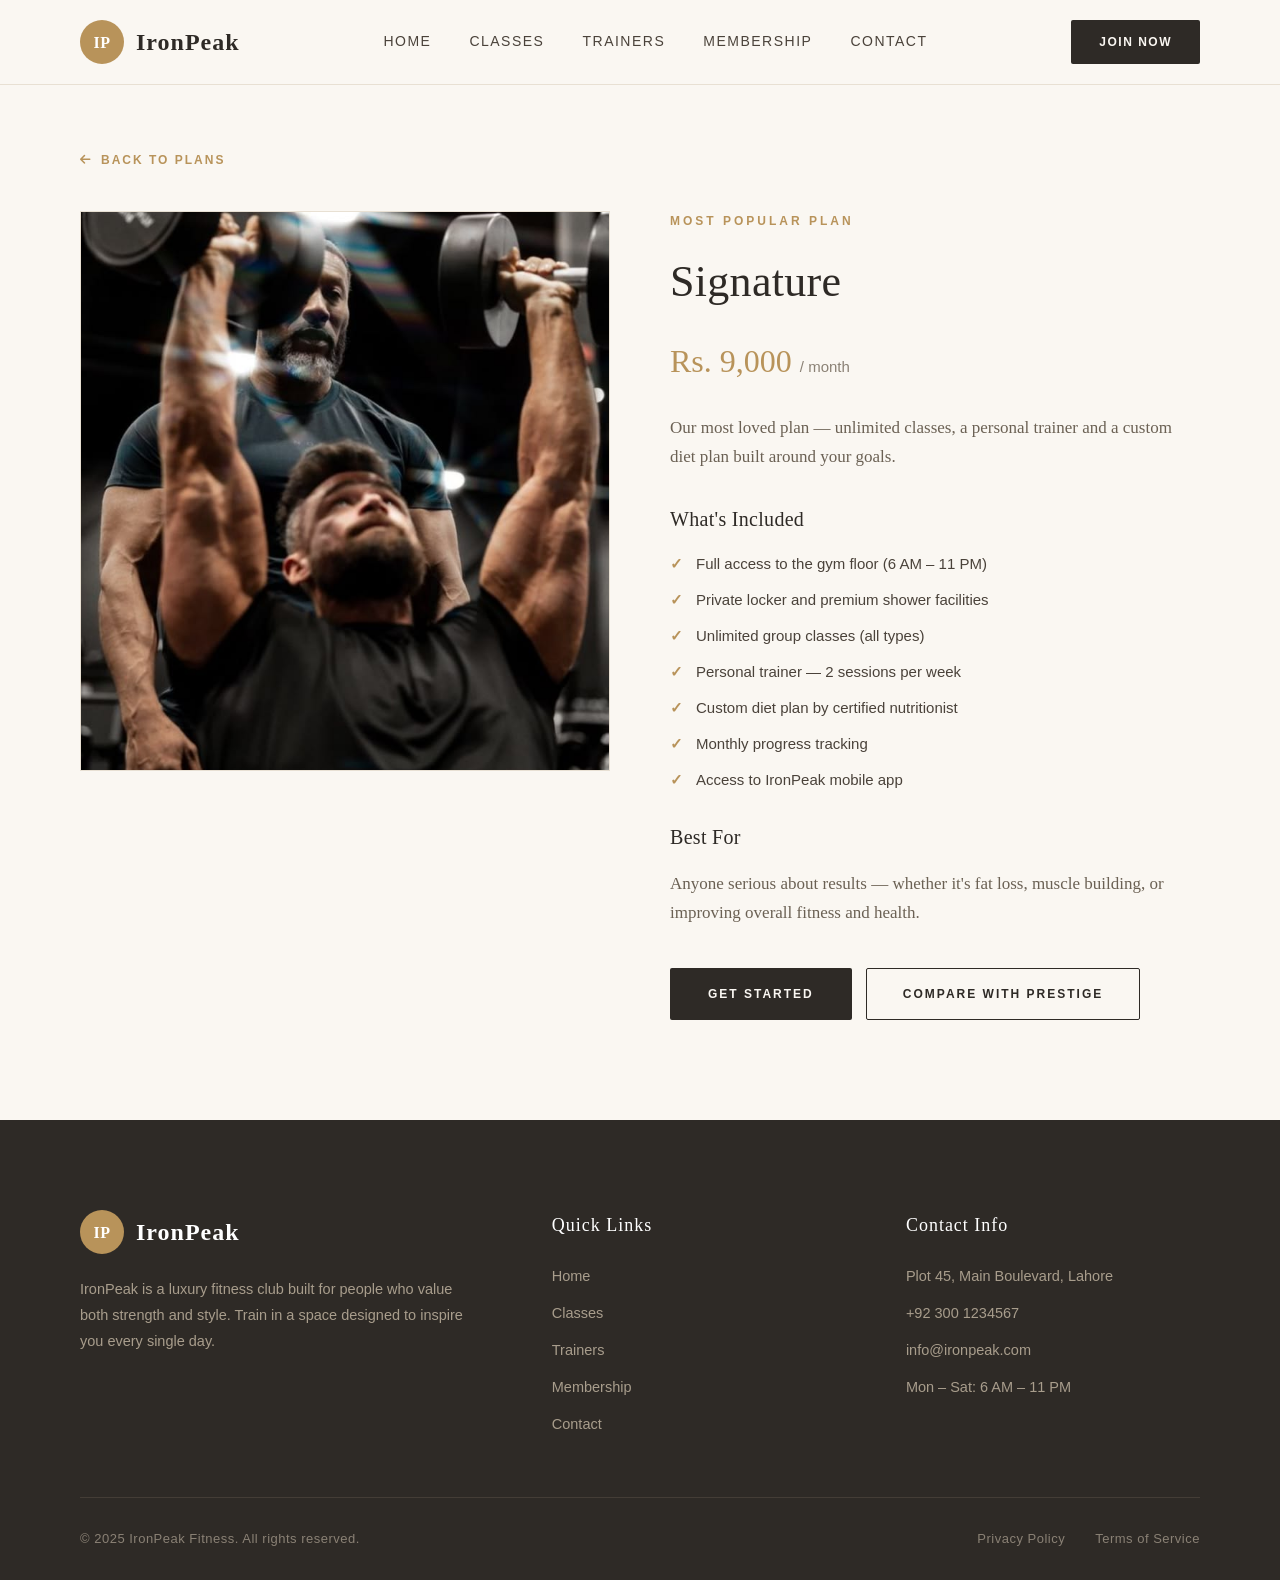
<file: signature-plan.html>
<!DOCTYPE html>
<html lang="en">
<head>
    <meta charset="UTF-8">
    <meta name="viewport" content="width=device-width, initial-scale=1.0">
    <title>Essential Plan — IronPeak Fitness</title>
    <link rel="stylesheet" href="https://cdnjs.cloudflare.com/ajax/libs/font-awesome/6.5.1/css/all.min.css">
    <link rel="stylesheet" href="style.css">
</head>
<body>

    <!-- ===== HEADER ===== -->
    <header class="header">
        <div class="container header-inner">
            <a href="index.html" class="logo">
                <div class="logo-mark">IP</div>
                <div class="logo-text">IronPeak</div>
            </a>
            <nav class="nav">
                <a href="index.html">Home</a>
                <a href="index.html#class">Classes</a>
                <a href="index.html#trainers">Trainers</a>
                <a href="index.html#membership">Membership</a>
                <a href="index.html#contact">Contact</a>
            </nav>
            <a href="index.html#membership" class="btn-header">Join Now</a>
        </div>
    </header>

    <!-- ===== PLAN DETAIL ===== -->
<section class="plan-detail-page">
    <div class="container">

        <a href="index.html#membership" class="back-link">
            <i class="fa-solid fa-arrow-left"></i> Back to Plans
        </a>

        <div class="plan-detail-grid">

            <div class="plan-detail-image">
                <img src="img/signature.jpg" alt="Signature Plan">
            </div>

            <div class="plan-detail-info">
                <p class="section-tag">MOST POPULAR PLAN</p>
                <h1>Signature</h1>
                <p class="plan-detail-price">Rs. 9,000 <span>/ month</span></p>

                <p class="plan-detail-lead">
                    Our most loved plan — unlimited classes, a personal trainer
                    and a custom diet plan built around your goals.
                </p>

                <h3>What's Included</h3>
                <ul class="plan-features">
                    <li>Full access to the gym floor (6 AM – 11 PM)</li>
                    <li>Private locker and premium shower facilities</li>
                    <li>Unlimited group classes (all types)</li>
                    <li>Personal trainer — 2 sessions per week</li>
                    <li>Custom diet plan by certified nutritionist</li>
                    <li>Monthly progress tracking</li>
                    <li>Access to IronPeak mobile app</li>
                </ul>

                <h3>Best For</h3>
                <p class="plan-detail-lead">
                    Anyone serious about results — whether it's fat loss, muscle building,
                    or improving overall fitness and health.
                </p>

                <div class="plan-detail-actions">
                    <a href="index.html#contact" class="btn">Get Started</a>
                    <a href="prestige-plan.html" class="btn-outline">Compare with Prestige</a>
                </div>
            </div>

        </div>
    </div>
</section>

    <!-- ===== FOOTER ===== -->
    <footer class="footer">
        <div class="container">
            <div class="footer-grid">
                <div class="footer-col">
                    <a href="index.html" class="logo footer-logo">
                        <div class="logo-mark">IP</div>
                        <div class="logo-text">IronPeak</div>
                    </a>
                    <p class="footer-about">
                        IronPeak is a luxury fitness club built for people who value both strength and style.
                        Train in a space designed to inspire you every single day.
                    </p>
                </div>
                <div class="footer-col">
                    <h4>Quick Links</h4>
                    <ul class="footer-list">
                        <li><a href="index.html">Home</a></li>
                        <li><a href="index.html#class">Classes</a></li>
                        <li><a href="index.html#trainers">Trainers</a></li>
                        <li><a href="index.html#membership">Membership</a></li>
                        <li><a href="index.html#contact">Contact</a></li>
                    </ul>
                </div>
                <div class="footer-col">
                    <h4>Contact Info</h4>
                    <ul class="footer-list">
                        <li>Plot 45, Main Boulevard, Lahore</li>
                        <li>+92 300 1234567</li>
                        <li>info@ironpeak.com</li>
                        <li>Mon – Sat: 6 AM – 11 PM</li>
                    </ul>
                </div>
            </div>
            <div class="footer-bottom">
                <p>© 2025 IronPeak Fitness. All rights reserved.</p>
                <div class="footer-bottom-links">
                    <a href="#">Privacy Policy</a>
                    <a href="#">Terms of Service</a>
                </div>
            </div>
        </div>
    </footer>

</body>
</html>
</file>
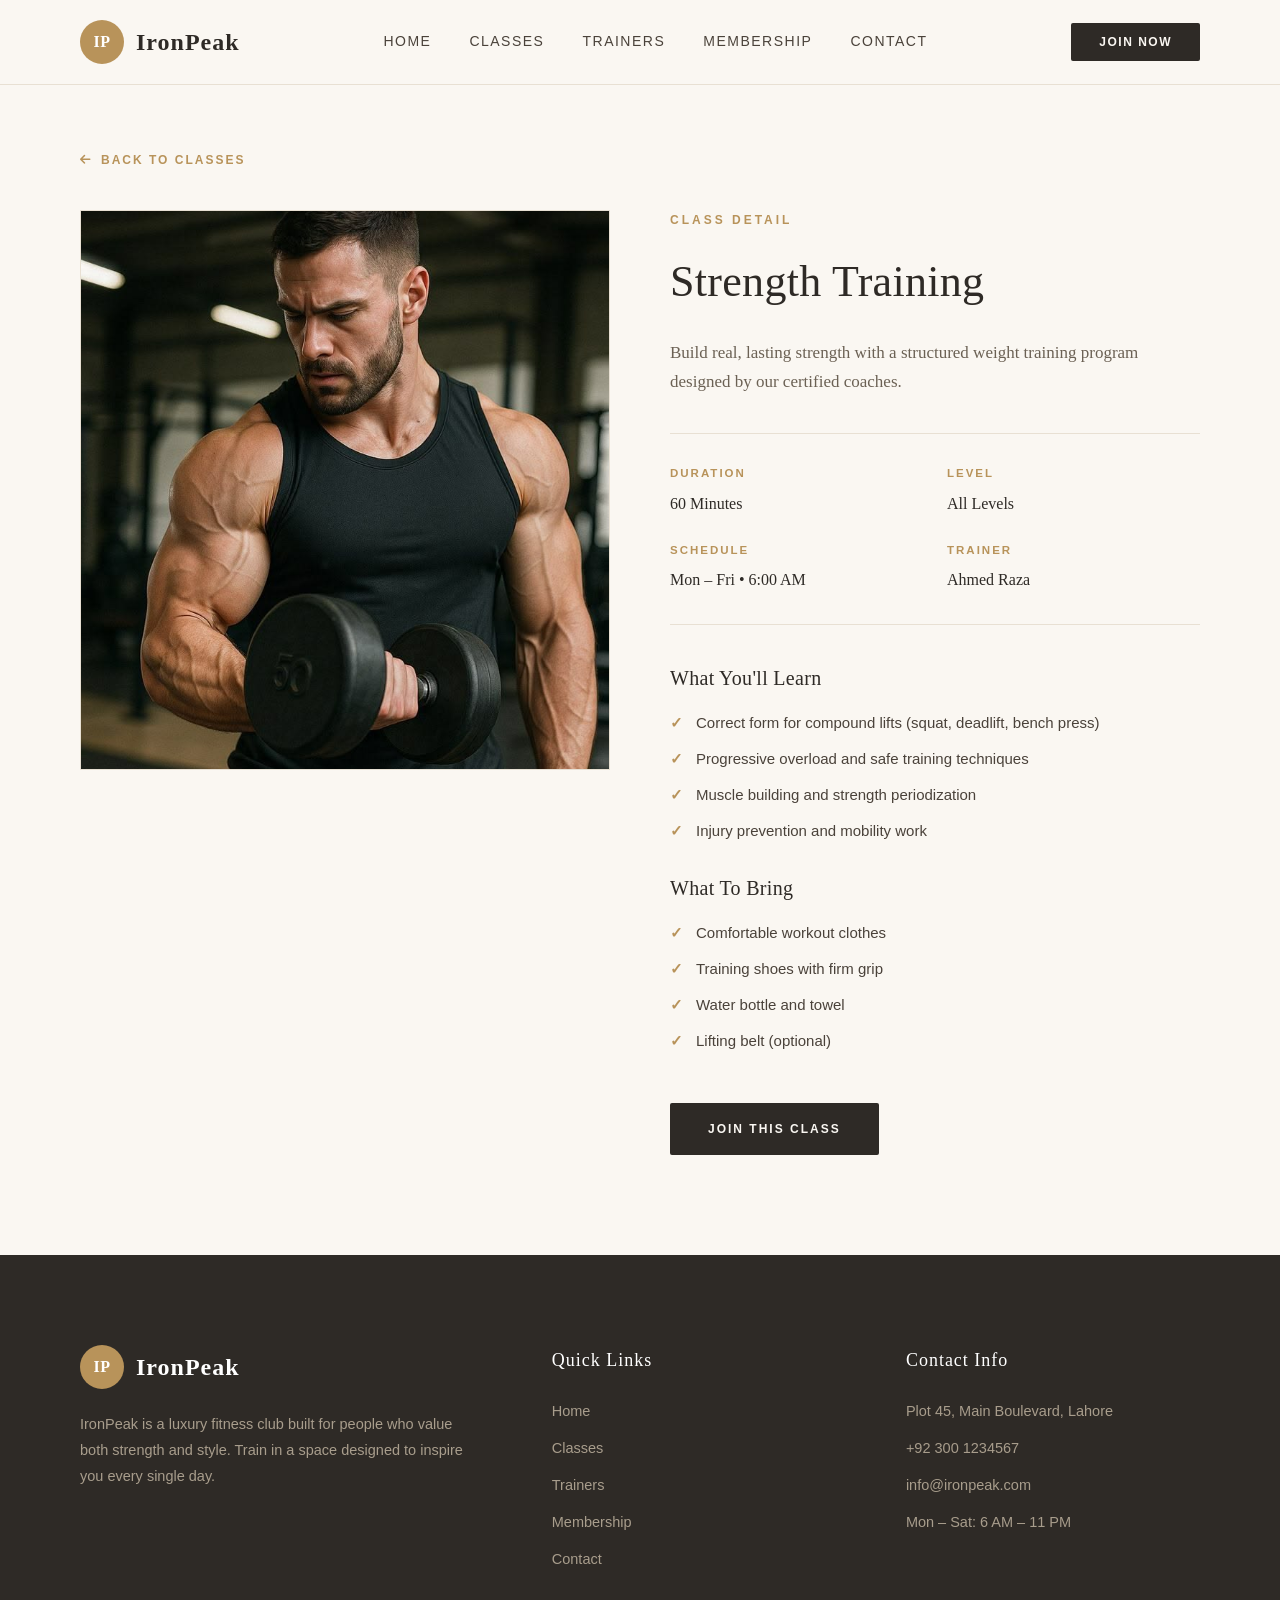
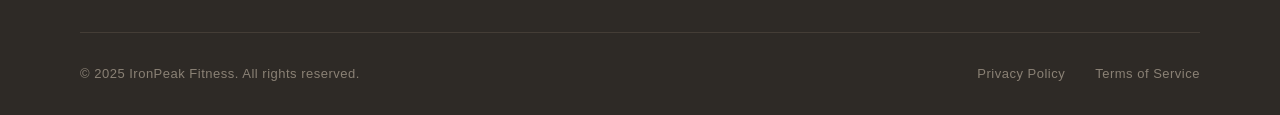
<file: strength-training.html>
<!DOCTYPE html>
<html lang="en">
<head>
    <meta charset="UTF-8">
    <meta name="viewport" content="width=device-width, initial-scale=1.0">
    <title>Strength Training — IronPeak Fitness</title>
    <link rel="stylesheet" href="https://cdnjs.cloudflare.com/ajax/libs/font-awesome/6.5.1/css/all.min.css">
    <link rel="stylesheet" href="style.css">
</head>
<body>

    <!-- ===== HEADER ===== -->
    <header class="header">
        <div class="container header-inner">
            <a href="index.html" class="logo">
                <div class="logo-mark">IP</div>
                <div class="logo-text">IronPeak</div>
            </a>
            <nav class="nav">
                <a href="index.html">Home</a>
                <a href="index.html#class">Classes</a>
                <a href="index.html#trainers">Trainers</a>
                <a href="index.html#membership">Membership</a>
                <a href="index.html#contact">Contact</a>
            </nav>
            <button class="btn-header">Join Now</button>
        </div>
    </header>

    <!-- ===== CLASS DETAIL ===== -->
    <section class="class-detail-page">

        <div class="container">

            <a href="index.html#class" class="back-link">
                <i class="fa-solid fa-arrow-left"></i> Back to Classes
            </a>

            <div class="class-detail-grid">

                <div class="class-detail-image">
                    <img src="img/strength.jpg" alt="Strength Training">
                </div>

                <div class="class-detail-info">
                    <p class="section-tag">CLASS DETAIL</p>
                    <h1>Strength Training</h1>
                    <p class="class-detail-lead">
                        Build real, lasting strength with a structured weight training program
                        designed by our certified coaches.
                    </p>

                    <div class="class-meta">
                        <div>
                            <strong>Duration</strong>
                            <p>60 Minutes</p>
                        </div>
                        <div>
                            <strong>Level</strong>
                            <p>All Levels</p>
                        </div>
                        <div>
                            <strong>Schedule</strong>
                            <p>Mon – Fri • 6:00 AM</p>
                        </div>
                        <div>
                            <strong>Trainer</strong>
                            <p>Ahmed Raza</p>
                        </div>
                    </div>

                    <h3>What You'll Learn</h3>
                    <ul class="class-points">
                        <li>Correct form for compound lifts (squat, deadlift, bench press)</li>
                        <li>Progressive overload and safe training techniques</li>
                        <li>Muscle building and strength periodization</li>
                        <li>Injury prevention and mobility work</li>
                    </ul>

                    <h3>What To Bring</h3>
                    <ul class="class-points">
                        <li>Comfortable workout clothes</li>
                        <li>Training shoes with firm grip</li>
                        <li>Water bottle and towel</li>
                        <li>Lifting belt (optional)</li>
                    </ul>

                    <a href="index.html#membership" class="btn">Join This Class</a>
                </div>

            </div>
        </div>
    </section>

    <!-- ===== FOOTER ===== -->
    <footer class="footer">
        <div class="container">
            <div class="footer-grid">
                <div class="footer-col">
                    <a href="index.html" class="logo footer-logo">
                        <div class="logo-mark">IP</div>
                        <div class="logo-text">IronPeak</div>
                    </a>
                    <p class="footer-about">
                        IronPeak is a luxury fitness club built for people who value both strength and style.
                        Train in a space designed to inspire you every single day.
                    </p>
                </div>
                <div class="footer-col">
                    <h4>Quick Links</h4>
                    <ul class="footer-list">
                        <li><a href="index.html">Home</a></li>
                        <li><a href="index.html#class">Classes</a></li>
                        <li><a href="index.html#trainers">Trainers</a></li>
                        <li><a href="index.html#membership">Membership</a></li>
                        <li><a href="index.html#contact">Contact</a></li>
                    </ul>
                </div>
                <div class="footer-col">
                    <h4>Contact Info</h4>
                    <ul class="footer-list">
                        <li>Plot 45, Main Boulevard, Lahore</li>
                        <li>+92 300 1234567</li>
                        <li>info@ironpeak.com</li>
                        <li>Mon – Sat: 6 AM – 11 PM</li>
                    </ul>
                </div>
            </div>
            <div class="footer-bottom">
                <p>© 2025 IronPeak Fitness. All rights reserved.</p>
                <div class="footer-bottom-links">
                    <a href="#">Privacy Policy</a>
                    <a href="#">Terms of Service</a>
                </div>
            </div>
        </div>
    </footer>

</body>
</html>
</file>
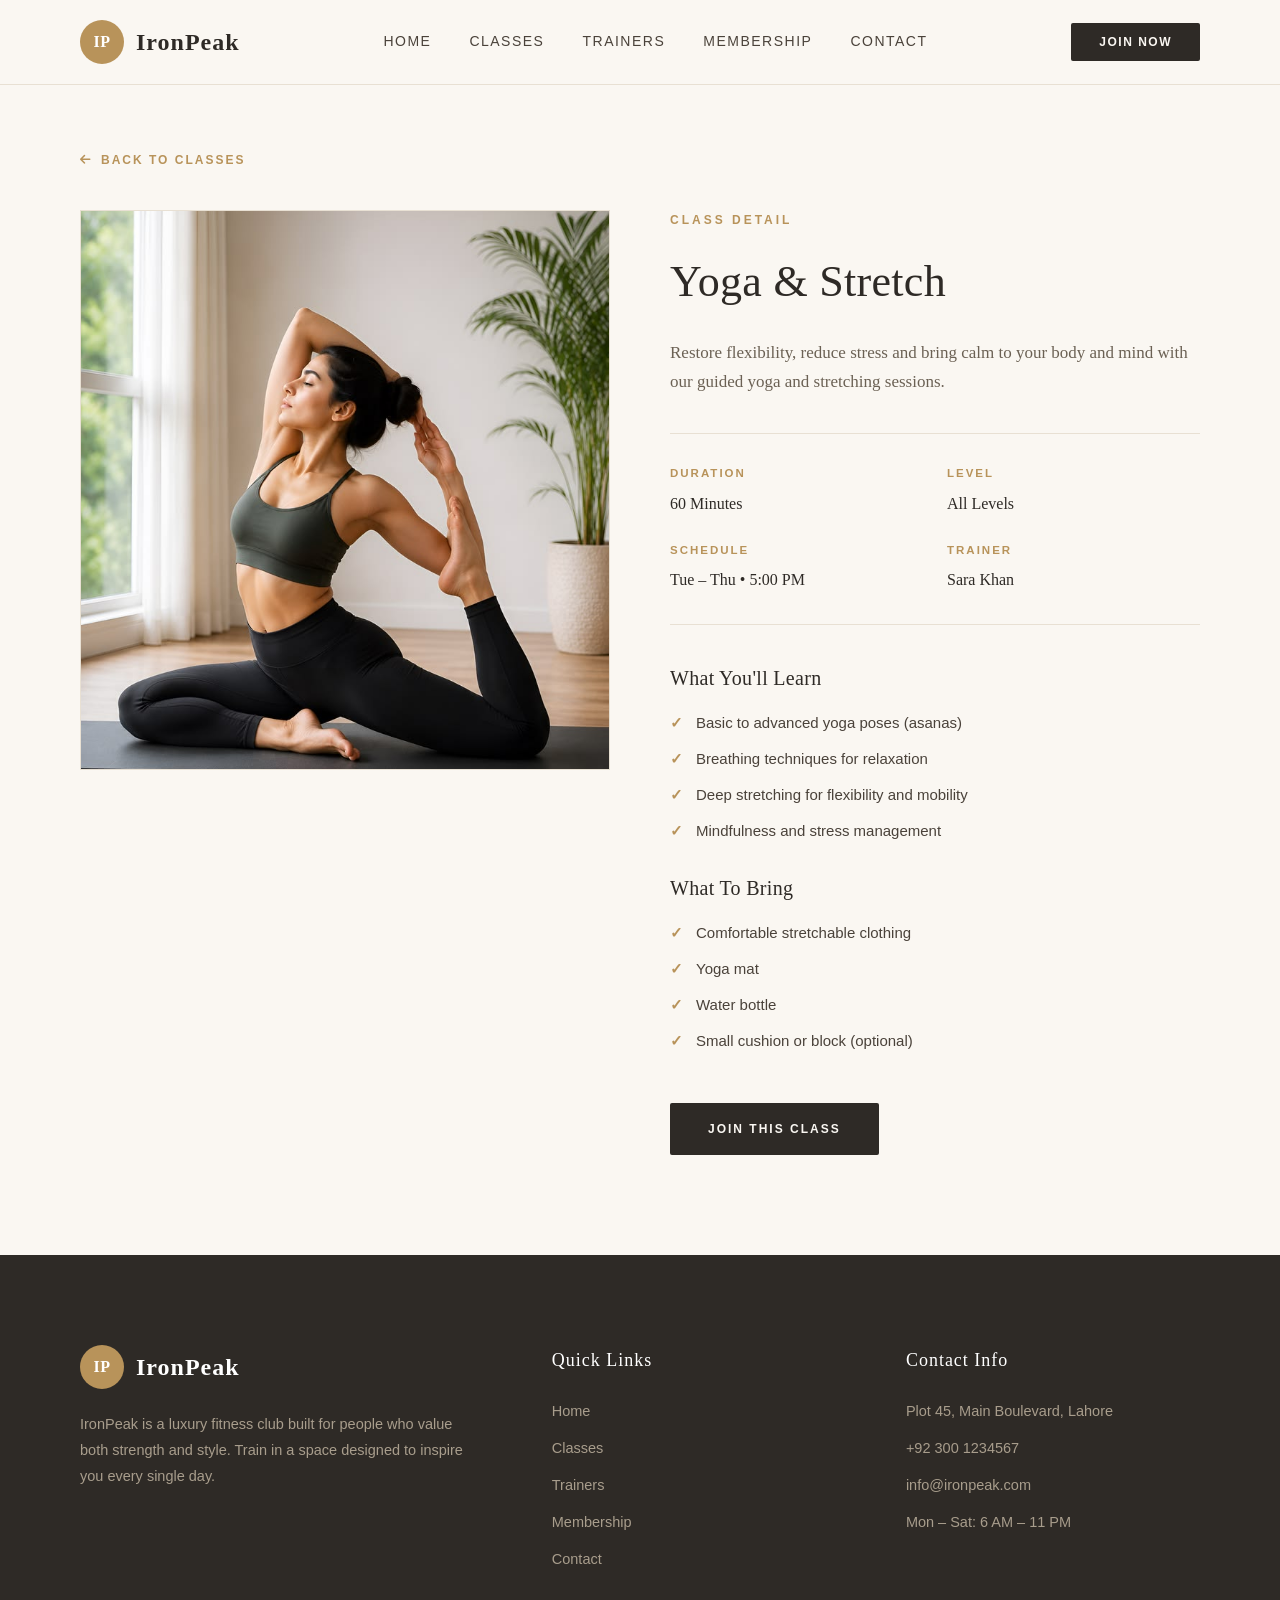
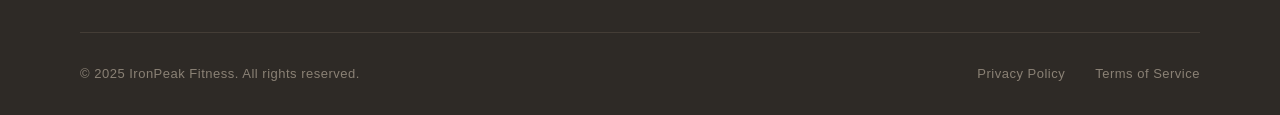
<file: yoga-stretch.html>
<!DOCTYPE html>
<html lang="en">
<head>
    <meta charset="UTF-8">
    <meta name="viewport" content="width=device-width, initial-scale=1.0">
    <title>Strength Training — IronPeak Fitness</title>
    <link rel="stylesheet" href="https://cdnjs.cloudflare.com/ajax/libs/font-awesome/6.5.1/css/all.min.css">
    <link rel="stylesheet" href="style.css">
</head>
<body>

    <!-- ===== HEADER ===== -->
    <header class="header">
        <div class="container header-inner">
            <a href="index.html" class="logo">
                <div class="logo-mark">IP</div>
                <div class="logo-text">IronPeak</div>
            </a>
            <nav class="nav">
                <a href="index.html">Home</a>
                <a href="index.html#class">Classes</a>
                <a href="index.html#trainers">Trainers</a>
                <a href="index.html#membership">Membership</a>
                <a href="index.html#contact">Contact</a>
            </nav>
            <button class="btn-header">Join Now</button>
        </div>
    </header>
<section class="class-detail-page">
    <div class="container">

        <a href="index.html#class" class="back-link">
            <i class="fa-solid fa-arrow-left"></i> Back to Classes
        </a>

        <div class="class-detail-grid">

            <div class="class-detail-image">
                <img src="img/yoga.jpg" alt="Yoga and Stretch">
            </div>

            <div class="class-detail-info">
                <p class="section-tag">CLASS DETAIL</p>
                <h1>Yoga &amp; Stretch</h1>
                <p class="class-detail-lead">
                    Restore flexibility, reduce stress and bring calm to your body and mind
                    with our guided yoga and stretching sessions.
                </p>

                <div class="class-meta">
                    <div>
                        <strong>Duration</strong>
                        <p>60 Minutes</p>
                    </div>
                    <div>
                        <strong>Level</strong>
                        <p>All Levels</p>
                    </div>
                    <div>
                        <strong>Schedule</strong>
                        <p>Tue – Thu • 5:00 PM</p>
                    </div>
                    <div>
                        <strong>Trainer</strong>
                        <p>Sara Khan</p>
                    </div>
                </div>

                <h3>What You'll Learn</h3>
                <ul class="class-points">
                    <li>Basic to advanced yoga poses (asanas)</li>
                    <li>Breathing techniques for relaxation</li>
                    <li>Deep stretching for flexibility and mobility</li>
                    <li>Mindfulness and stress management</li>
                </ul>

                <h3>What To Bring</h3>
                <ul class="class-points">
                    <li>Comfortable stretchable clothing</li>
                    <li>Yoga mat</li>
                    <li>Water bottle</li>
                    <li>Small cushion or block (optional)</li>
                </ul>

                <a href="index.html#membership" class="btn">Join This Class</a>
            </div>

        </div>
    </div>
</section>

    <!-- ===== FOOTER ===== -->
    <footer class="footer">
        <div class="container">
            <div class="footer-grid">
                <div class="footer-col">
                    <a href="index.html" class="logo footer-logo">
                        <div class="logo-mark">IP</div>
                        <div class="logo-text">IronPeak</div>
                    </a>
                    <p class="footer-about">
                        IronPeak is a luxury fitness club built for people who value both strength and style.
                        Train in a space designed to inspire you every single day.
                    </p>
                </div>
                <div class="footer-col">
                    <h4>Quick Links</h4>
                    <ul class="footer-list">
                        <li><a href="index.html">Home</a></li>
                        <li><a href="index.html#class">Classes</a></li>
                        <li><a href="index.html#trainers">Trainers</a></li>
                        <li><a href="index.html#membership">Membership</a></li>
                        <li><a href="index.html#contact">Contact</a></li>
                    </ul>
                </div>
                <div class="footer-col">
                    <h4>Contact Info</h4>
                    <ul class="footer-list">
                        <li>Plot 45, Main Boulevard, Lahore</li>
                        <li>+92 300 1234567</li>
                        <li>info@ironpeak.com</li>
                        <li>Mon – Sat: 6 AM – 11 PM</li>
                    </ul>
                </div>
            </div>
            <div class="footer-bottom">
                <p>© 2025 IronPeak Fitness. All rights reserved.</p>
                <div class="footer-bottom-links">
                    <a href="#">Privacy Policy</a>
                    <a href="#">Terms of Service</a>
                </div>
            </div>
        </div>
    </footer>

</body>
</html>
</file>
<file: style.css>
/* ===== RESET ===== */
* {
  margin: 0;
  padding: 0;
  box-sizing: border-box;
}

body {
  font-family: "Georgia", "Times New Roman", serif;
  background-color: #faf7f2;
  color: #2e2a26;
  line-height: 1.7;
  font-size: 16px;
}

html {
  scroll-behavior: smooth;
}

h1,
h2,
h3,
h4 {
  font-family: "Georgia", serif;
  font-weight: normal;
  letter-spacing: 0.3px;
}

.btn {
    background-color: #2e2a26;
    color: #faf7f2;
    border: none;
    padding: 16px 38px;
    font-family: Arial, sans-serif;
    font-size: 12px;
    letter-spacing: 2px;
    text-transform: uppercase;
    font-weight: bold;
    cursor: pointer;
    border-radius: 2px;
    text-decoration: none;
    display: inline-block;
    text-align: center;
    transition: background-color 0.3s ease, transform 0.3s ease;
}

.btn:hover {
    background-color: #b8935a;
    transform: translateY(-2px);
}

/* ===== CONTAINER (this fixes "corner" problem) ===== */
.container {
  max-width: 1200px;
  margin: 0 auto;
  padding: 0 40px;
}

/* ===== HEADER ===== */
.header {
  background-color: #faf7f2;
  border-bottom: 1px solid #e8e0d3;
  padding: 20px 0;
  position: sticky;
  top: 0;
  z-index: 100;
}

.header-inner {
  display: grid;
  grid-template-columns: auto 1fr auto;
  align-items: center;
  gap: 40px;
}

.logo {
  display: grid;
  grid-auto-flow: column;
  align-items: center;
  gap: 12px;
  text-decoration: none;
}

.logo-mark {
  width: 44px;
  height: 44px;
  background-color: #b8935a;
  color: #ffffff;
  border-radius: 50%;
  display: grid;
  place-items: center;
  font-family: "Georgia", serif;
  font-size: 16px;
  font-weight: bold;
  letter-spacing: 0.5px;
}

.logo-text {
  font-family: "Georgia", serif;
  font-size: 24px;
  color: #2e2a26;
  font-weight: bold;
  letter-spacing: 1px;
}

.nav {
  display: grid;
  grid-auto-flow: column;
  justify-content: center;
  gap: 38px;
}


.nav a {
    color: #4a423a;
    text-decoration: none;
    font-family: Arial, sans-serif;
    font-size: 14px;
    letter-spacing: 1.5px;
    text-transform: uppercase;
    font-weight: 500;
    position: relative;
    transition: color 0.3s ease;
}

/* Hover pe gold color */
.nav a:hover {
    color: #b8935a;
}

/* Hover pe neeche chhoti gold line */
.nav a::after {
    content: "";
    position: absolute;
    left: 0;
    bottom: -6px;
    width: 0;
    height: 1.5px;
    background-color: #b8935a;
    transition: width 0.3s ease;
}

.nav a:hover::after {
    width: 100%;
}

.btn-header {
    background-color: #2e2a26;
    color: #faf7f2;
    border: none;
    padding: 12px 28px;
    font-family: Arial, sans-serif;
    font-size: 12px;
    letter-spacing: 1.5px;
    text-transform: uppercase;
    font-weight: bold;
    cursor: pointer;
    border-radius: 2px;
    text-decoration: none;
    display: inline-block;
    text-align: center;
    transition: background-color 0.3s ease;
}

.btn-header:hover {
    background-color: #b8935a;
}
/* ===== BUTTONS ===== */
.btn {
  background-color: #2e2a26;
  color: #faf7f2;
  border: none;
  padding: 16px 38px;
  font-family: Arial, sans-serif;
  font-size: 12px;
  letter-spacing: 2px;
  text-transform: uppercase;
  font-weight: bold;
  cursor: pointer;
  border-radius: 2px;
}

.btn:hover {
  background-color: #b8935a;
}

.btn-outline {
    background-color: transparent;
    color: #2e2a26;
    border: 1px solid #2e2a26;
    padding: 15px 36px;
    font-family: Arial, sans-serif;
    font-size: 12px;
    letter-spacing: 2px;
    text-transform: uppercase;
    font-weight: bold;
    cursor: pointer;
    border-radius: 2px;
    text-decoration: none;
    display: inline-block;
    text-align: center;
    transition: all 0.3s ease;
}

.btn-outline:hover {
    background-color: #2e2a26;
    color: #faf7f2;
    transform: translateY(-2px);
}

/* ===== HERO SECTION ===== */
.hero {
  padding: 100px 0;
  background-color: #faf7f2;
}

.hero-inner {
  display: grid;
  grid-template-columns: 1.1fr 1fr;
  gap: 80px;
  align-items: center;
}

.hero-tag {
  color: #b8935a;
  font-family: Arial, sans-serif;
  font-size: 12px;
  letter-spacing: 3px;
  font-weight: bold;
  margin-bottom: 20px;
}

.hero-text h1 {
  font-size: 56px;
  line-height: 1.15;
  color: #2e2a26;
  margin-bottom: 24px;
}

.hero-desc {
  font-size: 17px;
  color: #6b6154;
  margin-bottom: 36px;
  max-width: 520px;
}

.hero-buttons {
  display: grid;
  grid-auto-flow: column;
  gap: 16px;
  justify-content: start;
  margin-bottom: 50px;
}

.btn {
  background-color: #2e2a26;
  color: #faf7f2;
  border: none;
  padding: 16px 38px;
  font-family: Arial, sans-serif;
  font-size: 12px;
  letter-spacing: 2px;
  text-transform: uppercase;
  font-weight: bold;
  cursor: pointer;
  border-radius: 2px;
  text-decoration: none; /* ← naya */
  display: inline-block; /* ← naya */
  text-align: center; /* ← naya */
}

.btn-outline {
  background-color: transparent;
  color: #2e2a26;
  border: 1px solid #2e2a26;
  padding: 15px 36px;
  font-family: Arial, sans-serif;
  font-size: 12px;
  letter-spacing: 2px;
  text-transform: uppercase;
  font-weight: bold;
  cursor: pointer;
  border-radius: 2px;
  text-decoration: none; /* ← naya */
  display: inline-block; /* ← naya */
  text-align: center; /* ← naya */
}

.hero-stats {
  display: grid;
  grid-template-columns: repeat(3, auto);
  gap: 60px;
  justify-content: start;
  border-top: 1px solid #e8e0d3;
  padding-top: 30px;
}

.hero-stats h3 {
  font-size: 34px;
  color: #b8935a;
  margin-bottom: 4px;
}

.hero-stats p {
  font-family: Arial, sans-serif;
  font-size: 12px;
  letter-spacing: 1.5px;
  text-transform: uppercase;
  color: #8a8175;
}

.hero-image {
  background-color: #ede4d3;
  border: 1px solid #ddd2bd;
  height: 520px;
  overflow: hidden;
}

.hero-image img {
    width: 100%;
    height: 100%;
    object-fit: cover;
    display: block;
    animation: slowZoom 4s ease-in-out infinite alternate;
}

/* ===== SECTION HEAD (shared) ===== */
.section-head {
  text-align: center;
  margin-bottom: 60px;
}

.section-tag {
  color: #b8935a;
  font-family: Arial, sans-serif;
  font-size: 12px;
  letter-spacing: 3px;
  font-weight: bold;
  margin-bottom: 14px;
}

.section-head h2 {
  font-size: 42px;
  color: #2e2a26;
  margin-bottom: 16px;
}

.section-sub {
  font-size: 16px;
  color: #7a7168;
  max-width: 600px;
  margin: 0 auto;
}

/* ===== CLASSES SECTION ===== */
.classes {
  padding: 100px 0;
  background-color: #ffffff;
}

.class-grid {
  display: grid;
  grid-template-columns: repeat(4, 1fr);
  gap: 28px;
}

.class-card {
    background-color: #faf7f2;
    border: 1px solid #e8e0d3;
    padding: 38px 28px;
    display: grid;
    gap: 14px;
    transition: border-color 0.3s ease, transform 0.3s ease, box-shadow 0.3s ease;
}

.class-card:hover {
    border-color: #b8935a;
    transform: translateY(-6px);
    box-shadow: 0 10px 25px rgba(46, 42, 38, 0.08);
}

.class-icon {
    width: 60px;
    height: 60px;
    background-color: #ede4d3;
    display: grid;
    place-items: center;
    border-radius: 50%;
    margin-bottom: 8px;
    color: #b8935a;
    transition: background-color 0.3s ease, color 0.3s ease, transform 0.3s ease;
}

.class-card:hover .class-icon {
    background-color: #b8935a;
    color: #ffffff;
    transform: rotate(-6deg) scale(1.05);
}

.class-icon i {
  font-size: 22px;
}

.class-card h3 {
  font-size: 20px;
  color: #2e2a26;
}

.class-card p {
  font-size: 14.5px;
  color: #6b6154;
  font-family: Arial, sans-serif;
  line-height: 1.7;
}

.class-time {
  color: #b8935a !important;
  font-family: Arial, sans-serif !important;
  font-size: 11.5px !important;
  letter-spacing: 1.5px;
  text-transform: uppercase;
  font-weight: bold;
  margin-top: 8px;
}

.card-link {
    color: #b8935a;
    text-decoration: none;
    font-family: Arial, sans-serif;
    font-size: 12px;
    letter-spacing: 1.5px;
    text-transform: uppercase;
    font-weight: bold;
    margin-top: 12px;
    display: inline-block;
    transition: color 0.3s ease, letter-spacing 0.3s ease;
}

.card-link:hover {
    color: #2e2a26;
    letter-spacing: 2.5px;
}

/* ===== TRAINERS SECTION ===== */
.trainers {
  padding: 100px 0;
  background-color: #faf7f2;
}

.trainer-grid {
  display: grid;
  grid-template-columns: repeat(4, 1fr);
  gap: 28px;
}

.trainer-card {
    background-color: #ffffff;
    border: 1px solid #e8e0d3;
    padding: 28px;
    text-align: center;
    transition: border-color 0.3s ease, transform 0.3s ease, box-shadow 0.3s ease;
}

.trainer-card:hover {
    border-color: #b8935a;
    transform: translateY(-6px);
    box-shadow: 0 10px 25px rgba(46, 42, 38, 0.08);
}

.trainer-photo {
    height: 240px;
    background-color: #ede4d3;
    overflow: hidden;
    margin-bottom: 20px;
}

.trainer-photo img {
    width: 100%;
    height: 100%;
    object-fit: cover;
    display: block;
    transition: transform 0.5s ease;
}

.trainer-card:hover .trainer-photo img {
    transform: scale(1.08);
}

.trainer-card h3 {
  font-size: 20px;
  color: #2e2a26;
  margin-bottom: 6px;
}

.trainer-card p {
  font-family: Arial, sans-serif;
  font-size: 12px;
  letter-spacing: 2px;
  text-transform: uppercase;
  color: #b8935a;
  font-weight: bold;
}

/* ===== MEMBERSHIP SECTION ===== */
.membership {
  padding: 100px 0;
  background-color: #ffffff;
}

.plan-grid {
  display: grid;
  grid-template-columns: repeat(3, 1fr);
  gap: 30px;
}

.plan-card {
    background-color: #faf7f2;
    border: 1px solid #e8e0d3;
    padding: 46px 38px;
    display: grid;
    gap: 24px;
    align-content: start;
    position: relative;
    transition: border-color 0.3s ease, transform 0.3s ease, box-shadow 0.3s ease;
}

.plan-card:hover {
    border-color: #b8935a;
    transform: translateY(-6px);
    box-shadow: 0 10px 25px rgba(46, 42, 38, 0.08);
}

.plan-tag {
  position: absolute;
  top: -14px;
  left: 50%;
  transform: translateX(-50%);
  background-color: #b8935a;
  color: #ffffff;
  font-family: Arial, sans-serif;
  font-size: 11px;
  font-weight: bold;
  letter-spacing: 1.5px;
  padding: 6px 18px;
}

.plan-card h3 {
  font-size: 24px;
  color: #2e2a26;
}

.plan-card.featured h3 {
  color: #faf7f2;
}

.plan-price {
  font-size: 40px;
  color: #b8935a;
  font-weight: normal;
  font-family: Georgia, serif;
}

.plan-price span {
  font-size: 14px;
  color: #8a8175;
  font-family: Arial, sans-serif;
}

.plan-card.featured .plan-price span {
  color: #b8ab99;
}

.plan-list {
  list-style: none;
  display: grid;
  gap: 14px;
  padding: 10px 0;
}

.plan-list li {
    font-family: Arial, sans-serif;
    font-size: 14.5px;
    color: #6b6154;
    padding-left: 26px;
    position: relative;
    transition: color 0.3s ease;
}

.plan-card:hover .plan-list li {
    color: #2e2a26;
}

.plan-card.featured:hover .plan-list li {
    color: #2e2a26;
}

.plan-list li::before {
  content: "✓";
  position: absolute;
  left: 0;
  color: #b8935a;
  font-weight: bold;
  font-size: 15px;
}

/* ===== CONTACT SECTION ===== */
.contact {
  padding: 100px 0;
  background-color: #faf7f2;
}

.contact-grid {
  display: grid;
  grid-template-columns: 1fr 1.2fr;
  gap: 60px;
  align-items: start;
}

.contact-info {
  display: grid;
  gap: 30px;
  align-content: start;
  padding-top: 10px;
}

.contact-info h3 {
  font-size: 28px;
  color: #2e2a26;
  padding-bottom: 20px;
  border-bottom: 1px solid #e8e0d3;
}

.info-item strong {
  display: block;
  color: #b8935a;
  font-family: Arial, sans-serif;
  font-size: 12px;
  letter-spacing: 2px;
  text-transform: uppercase;
  font-weight: bold;
  margin-bottom: 8px;
}

.info-item p {
  color: #4a423a;
  font-size: 16px;
  line-height: 1.6;
}

.contact-form {
  background-color: #ffffff;
  border: 1px solid #e8e0d3;
  padding: 44px;
  display: grid;
  gap: 22px;
  align-content: start;
}

.form-group {
  display: grid;
  gap: 8px;
}

.form-group label {
  font-family: Arial, sans-serif;
  font-size: 11.5px;
  letter-spacing: 2px;
  text-transform: uppercase;
  color: #6b6154;
  font-weight: bold;
}

.form-group input,
.form-group textarea {
  background-color: #faf7f2;
  border: 1px solid #e8e0d3;
  padding: 14px 18px;
  color: #2e2a26;
  font-size: 15px;
  font-family: Arial, sans-serif;
  width: 100%;
  border-radius: 0;
}

.form-group textarea {
  height: 130px;
  resize: none;
}

.form-group input:focus,
.form-group textarea:focus {
  outline: none;
  border-color: #b8935a;
  background-color: #ffffff;
}

.contact-form .btn {
  justify-self: start;
  margin-top: 6px;
}

/* ===== VIEW DETAILS LINK (home cards) ===== */
.card-link {
  color: #b8935a;
  text-decoration: none;
  font-family: Arial, sans-serif;
  font-size: 12px;
  letter-spacing: 1.5px;
  text-transform: uppercase;
  font-weight: bold;
  margin-top: 12px;
  display: inline-block;
  transition: 0.3s;
}

.card-link:hover {
  color: #2e2a26;
}

/* ===== CLASS DETAIL PAGE ===== */
.class-detail-page {
  padding: 60px 0 100px;
  background-color: #faf7f2;
}

.back-link {
  display: inline-grid;
  grid-auto-flow: column;
  align-items: center;
  gap: 8px;
  color: #b8935a;
  text-decoration: none;
  font-family: Arial, sans-serif;
  font-size: 12px;
  letter-spacing: 2px;
  text-transform: uppercase;
  font-weight: bold;
  margin-bottom: 40px;
}

.back-link:hover {
  color: #2e2a26;
}

.class-detail-grid {
  display: grid;
  grid-template-columns: 1fr 1fr;
  gap: 60px;
  align-items: start;
}

.class-detail-image {
  height: 560px;
  overflow: hidden;
  border: 1px solid #e8e0d3;
  background-color: #ede4d3;
  position: sticky;
  top: 100px;
}

.class-detail-image img {
  width: 100%;
  height: 100%;
  object-fit: cover;
  display: block;
}

.class-detail-info h1 {
  font-size: 44px;
  color: #2e2a26;
  margin: 12px 0 20px;
}

.class-detail-lead {
  font-size: 17px;
  color: #6b6154;
  margin-bottom: 36px;
  line-height: 1.7;
}

.class-meta {
  display: grid;
  grid-template-columns: repeat(2, 1fr);
  gap: 24px;
  padding: 30px 0;
  border-top: 1px solid #e8e0d3;
  border-bottom: 1px solid #e8e0d3;
  margin-bottom: 36px;
}

.class-meta strong {
  display: block;
  color: #b8935a;
  font-family: Arial, sans-serif;
  font-size: 11.5px;
  letter-spacing: 2px;
  text-transform: uppercase;
  font-weight: bold;
  margin-bottom: 6px;
}

.class-meta p {
  color: #2e2a26;
  font-size: 16px;
}

.class-detail-info h3 {
  font-size: 20px;
  color: #2e2a26;
  margin: 28px 0 16px;
}

.class-points {
  list-style: none;
  display: grid;
  gap: 12px;
  margin-bottom: 10px;
}

.class-points li {
  font-family: Arial, sans-serif;
  font-size: 15px;
  color: #4a423a;
  padding-left: 26px;
  position: relative;
  line-height: 1.6;
}

.class-points li::before {
  content: "✓";
  position: absolute;
  left: 0;
  color: #b8935a;
  font-weight: bold;
}

.class-detail-info .btn {
  margin-top: 40px;
}

/* ===== FOOTER ===== */
.footer {
  background-color: #2e2a26;
  color: #d8d0c2;
  padding: 90px 0 30px;
}

.footer-grid {
  display: grid;
  grid-template-columns: 1.4fr 1fr 1fr;
  gap: 60px;
  padding-bottom: 60px;
  border-bottom: 1px solid #443d36;
}

.footer-col h4 {
  color: #ffffff;
  font-size: 18px;
  margin-bottom: 24px;
  letter-spacing: 1px;
}

.footer-logo {
  margin-bottom: 22px;
  display: inline-grid;
}

.footer-logo .logo-text {
  color: #ffffff;
}

.footer-logo .logo-mark {
  background-color: #b8935a;
}

.footer-about {
  font-family: Arial, sans-serif;
  font-size: 14.5px;
  color: #a89d8c;
  line-height: 1.8;
  margin-bottom: 26px;
  max-width: 400px;
}

.footer-list {
  list-style: none;
  display: grid;
  gap: 14px;
}

.footer-list li {
  font-family: Arial, sans-serif;
  font-size: 14.5px;
  color: #a89d8c;
  line-height: 1.6;
}

.footer-list a {
    color: #a89d8c;
    text-decoration: none;
    transition: color 0.3s ease, padding-left 0.3s ease;
}

.footer-list a:hover {
    color: #b8935a;
    padding-left: 5px;
}
.footer-bottom {
  display: grid;
  grid-template-columns: 1fr auto;
  align-items: center;
  padding-top: 30px;
  font-family: Arial, sans-serif;
  font-size: 13px;
  color: #8a8175;
  letter-spacing: 0.5px;
}

.footer-bottom-links {
  display: grid;
  grid-auto-flow: column;
  gap: 30px;
}

.footer-bottom-links a {
  color: #8a8175;
  text-decoration: none;
}

.footer-bottom-links a:hover {
  color: #b8935a;
}


/* ===== PLAN DETAIL PAGE ===== */
.plan-detail-page {
    padding: 60px 0 100px;
    background-color: #faf7f2;
}

.plan-detail-grid {
    display: grid;
    grid-template-columns: 1fr 1fr;
    gap: 60px;
    align-items: start;
}

.plan-detail-image {
    height: 560px;
    overflow: hidden;
    border: 1px solid #e8e0d3;
    background-color: #ede4d3;
    position: sticky;
    top: 100px;
}

.plan-detail-image img {
    width: 100%;
    height: 100%;
    object-fit: cover;
    display: block;
}

.plan-detail-info h1 {
    font-size: 44px;
    color: #2e2a26;
    margin: 12px 0 14px;
}

.plan-detail-price {
    font-size: 32px;
    color: #b8935a;
    font-family: Georgia, serif;
    margin-bottom: 26px;
}

.plan-detail-price span {
    font-size: 15px;
    color: #8a8175;
    font-family: Arial, sans-serif;
}

.plan-detail-lead {
    font-size: 17px;
    color: #6b6154;
    margin-bottom: 30px;
    line-height: 1.7;
}

.plan-detail-info h3 {
    font-size: 20px;
    color: #2e2a26;
    margin: 28px 0 16px;
}

.plan-features {
    list-style: none;
    display: grid;
    gap: 12px;
}

.plan-features li {
    font-family: Arial, sans-serif;
    font-size: 15px;
    color: #4a423a;
    padding-left: 26px;
    position: relative;
    line-height: 1.6;
}

.plan-features li::before {
    content: "✓";
    position: absolute;
    left: 0;
    color: #b8935a;
    font-weight: bold;
}

.plan-detail-actions {
    display: grid;
    grid-auto-flow: column;
    gap: 14px;
    justify-content: start;
    margin-top: 40px;
}


/* ===== RESPONSIVE ===== */

/* Tablet — 1024px aur neeche */
@media (max-width: 1024px) {
  .container {
    padding: 0 30px;
  }

  .header-inner {
    gap: 20px;
  }

  .nav {
    gap: 22px;
  }

  .nav a {
    font-size: 12.5px;
    letter-spacing: 1px;
  }

  .hero-inner {
    grid-template-columns: 1fr;
    gap: 50px;
  }

  .hero-text h1 {
    font-size: 44px;
  }

  .hero-desc {
    max-width: 100%;
  }

  .hero-image {
    height: 420px;
  }

  .class-grid,
  .trainer-grid {
    grid-template-columns: repeat(2, 1fr);
  }

  .plan-grid {
    grid-template-columns: 1fr;
    max-width: 520px;
    margin: 0 auto;
  }

  .contact-grid {
    grid-template-columns: 1fr;
    gap: 40px;
  }

  .contact-info {
    padding-top: 0;
  }

  .footer-grid {
    grid-template-columns: 1fr 1fr;
    gap: 40px;
  }

  .hero,
  .classes,
  .trainers,
  .membership,
  .contact {
    padding: 70px 0;
  }

  .section-head {
    margin-bottom: 45px;
  }

  .section-head h2 {
    font-size: 34px;
  }
}

/* Mobile — 700px aur neeche */
@media (max-width: 700px) {
  body {
    font-size: 15px;
  }

  .container {
    padding: 0 22px;
  }

  /* Header — nav hide, sirf logo aur button */
  .header {
    padding: 16px 0;
  }

  .header-inner {
    grid-template-columns: 1fr auto;
    gap: 14px;
  }

  .nav {
        grid-column: 1 / -1;         /* poori row le */
        grid-auto-flow: row;          /* horizontal se vertical */
        justify-content: center;
        gap: 14px;
        padding-top: 14px;
        border-top: 1px solid #e8e0d3;
    }

    .nav a {
        font-size: 12.5px;
        letter-spacing: 1px;
    }

    .logo-text {
        font-size: 20px;
    }

    .logo-mark {
        width: 38px;
        height: 38px;
        font-size: 14px;
    }

    .btn-header {
        padding: 10px 18px;
        font-size: 11px;
        letter-spacing: 1px;
    }

  /* Hero */
  .hero {
    padding: 50px 0;
  }

  .hero-inner {
    gap: 35px;
  }

  .hero-tag {
    font-size: 11px;
    letter-spacing: 2px;
    margin-bottom: 14px;
  }

  .hero-text h1 {
    font-size: 32px;
    margin-bottom: 18px;
  }

  .hero-desc {
    font-size: 15px;
    margin-bottom: 26px;
  }

  .hero-buttons {
    grid-auto-flow: row;
    gap: 12px;
    margin-bottom: 35px;
  }

  .btn,
  .btn-outline {
    padding: 13px 24px;
    font-size: 11px;
    letter-spacing: 1.5px;
    text-align: center;
  }

  .hero-stats {
    grid-template-columns: repeat(3, 1fr);
    gap: 16px;
    padding-top: 22px;
  }

  .hero-stats h3 {
    font-size: 24px;
  }

  .hero-stats p {
    font-size: 10px;
    letter-spacing: 1px;
  }

  .hero-image {
    height: 300px;
  }

  /* Section head */
  .section-head {
    margin-bottom: 35px;
  }

  .section-tag {
    font-size: 11px;
    letter-spacing: 2px;
    margin-bottom: 10px;
  }

  .section-head h2 {
    font-size: 26px;
    margin-bottom: 12px;
  }

  .section-sub {
    font-size: 14px;
  }

  /* All sections padding */
  .classes,
  .trainers,
  .membership,
  .contact {
    padding: 50px 0;
  }

  /* Grids — single column */
  .class-grid,
  .trainer-grid {
    grid-template-columns: 1fr;
    gap: 20px;
  }

  .class-card {
    padding: 30px 24px;
  }

  .trainer-photo {
    height: 280px;
  }

  /* Membership */
  .plan-grid {
    gap: 24px;
  }

  .plan-card {
    padding: 36px 28px;
    gap: 20px;
  }

  .plan-price {
    font-size: 32px;
  }

  .plan-card h3 {
    font-size: 22px;
  }

  /* Contact */
  .contact-grid {
    gap: 30px;
  }

  .contact-info h3 {
    font-size: 22px;
    padding-bottom: 16px;
  }

  .info-item p {
    font-size: 15px;
  }

  .contact-form {
    padding: 28px 22px;
    gap: 18px;
  }

  .form-group input,
  .form-group textarea {
    padding: 12px 14px;
    font-size: 14px;
  }

  .form-group textarea {
    height: 110px;
  }

  .contact-form .btn {
    justify-self: stretch;
    text-align: center;
  }

  /* Footer */
  .footer {
    padding: 60px 0 25px;
  }

  .footer-grid {
    grid-template-columns: 1fr;
    gap: 35px;
    padding-bottom: 40px;
  }

  .footer-about {
    font-size: 14px;
    max-width: 100%;
  }

  .footer-col h4 {
    font-size: 16px;
    margin-bottom: 18px;
  }

  .footer-list li,
  .footer-list a {
    font-size: 14px;
  }

  .footer-bottom {
    grid-template-columns: 1fr;
    gap: 14px;
    text-align: center;
    padding-top: 24px;
  }

  .footer-bottom-links {
    grid-auto-flow: column;
    justify-content: center;
    gap: 22px;
  }
}

/* Chhote mobile — 400px aur neeche */
@media (max-width: 400px) {
  .container {
    padding: 0 18px;
  }

  .hero-text h1 {
    font-size: 27px;
  }

  .logo-text {
    font-size: 18px;
  }

  .btn-header {
    padding: 9px 14px;
    font-size: 10px;
  }

  .section-head h2 {
    font-size: 22px;
  }

  .hero-stats h3 {
    font-size: 20px;
  }

  .hero-stats p {
    font-size: 9px;
  }

  .plan-price {
    font-size: 28px;
  }

  .contact-form {
    padding: 24px 18px;
  }
}

@media (max-width: 1024px) {
  .class-detail-grid {
    grid-template-columns: 1fr;
    gap: 40px;
  }

  .class-detail-image {
    height: 420px;
    position: static;
  }

  .class-detail-info h1 {
    font-size: 36px;
  }
}

@media (max-width: 700px) {
  .class-detail-page {
    padding: 40px 0 60px;
  }

  .class-detail-image {
    height: 300px;
  }

  .class-detail-info h1 {
    font-size: 28px;
  }

  .class-detail-lead {
    font-size: 15px;
  }

  .class-meta {
    grid-template-columns: 1fr;
    gap: 18px;
    padding: 22px 0;
  }

  .class-detail-info h3 {
    font-size: 18px;
  }
}

@media (max-width: 1024px) {
    .plan-detail-grid {
        grid-template-columns: 1fr;
        gap: 40px;
    }

    .plan-detail-image {
        height: 420px;
        position: static;
    }

    .plan-detail-info h1 {
        font-size: 36px;
    }
}

@media (max-width: 700px) {
    .plan-detail-page {
        padding: 40px 0 60px;
    }

    .plan-detail-image {
        height: 280px;
    }

    .plan-detail-info h1 {
        font-size: 28px;
    }

    .plan-detail-price {
        font-size: 26px;
    }

    .plan-detail-lead {
        font-size: 15px;
    }

    .plan-detail-actions {
        grid-auto-flow: row;
    }

    .plan-detail-actions .btn,
    .plan-detail-actions .btn-outline {
        text-align: center;
    }
}
</file>
